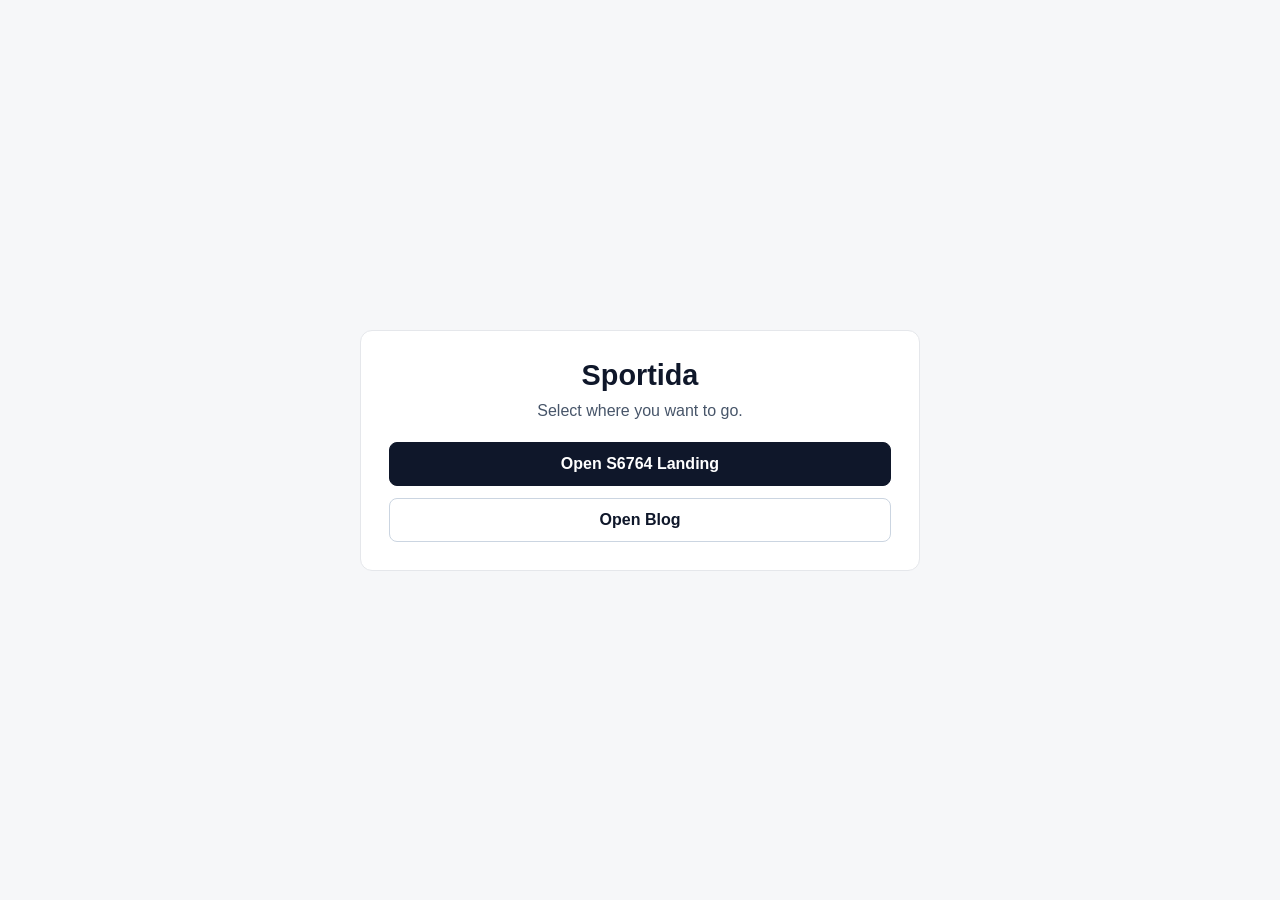
<file: index.html>
<!doctype html>
<html lang="en-US">
  <head>
    <meta charset="utf-8">
    <meta name="viewport" content="width=device-width, initial-scale=1">
    <title>Sportida</title>
    <meta name="description" content="Sportida home. Choose where to continue.">
    <meta name="robots" content="index,follow">
    <link rel="canonical" href="https://sportida.store/">
    <style>
      :root {
        color-scheme: light;
      }
      * { box-sizing: border-box; }
      body {
        margin: 0;
        min-height: 100vh;
        font-family: Arial, sans-serif;
        display: grid;
        place-items: center;
        background: #f6f7f9;
        color: #0f172a;
      }
      main {
        width: min(560px, 92vw);
        background: #fff;
        border: 1px solid #e5e7eb;
        border-radius: 12px;
        padding: 28px;
        text-align: center;
      }
      h1 {
        margin: 0 0 10px;
        font-size: 1.8rem;
      }
      p {
        margin: 0 0 22px;
        color: #475569;
      }
      .actions {
        display: grid;
        gap: 12px;
      }
      a {
        display: inline-block;
        text-decoration: none;
        padding: 12px 16px;
        border-radius: 8px;
        border: 1px solid #cbd5e1;
        color: #0f172a;
        font-weight: 700;
      }
      a:hover { background: #f8fafc; }
      .primary {
        background: #0f172a;
        color: #fff;
        border-color: #0f172a;
      }
      .primary:hover { background: #1e293b; }
    </style>
  </head>
  <body>
    <main>
      <h1>Sportida</h1>
      <p>Select where you want to go.</p>
      <div class="actions">
        <a class="primary" href="/s6764/">Open S6764 Landing</a>
        <a href="/blog/">Open Blog</a>
      </div>
    </main>
  </body>
</html>
</file>
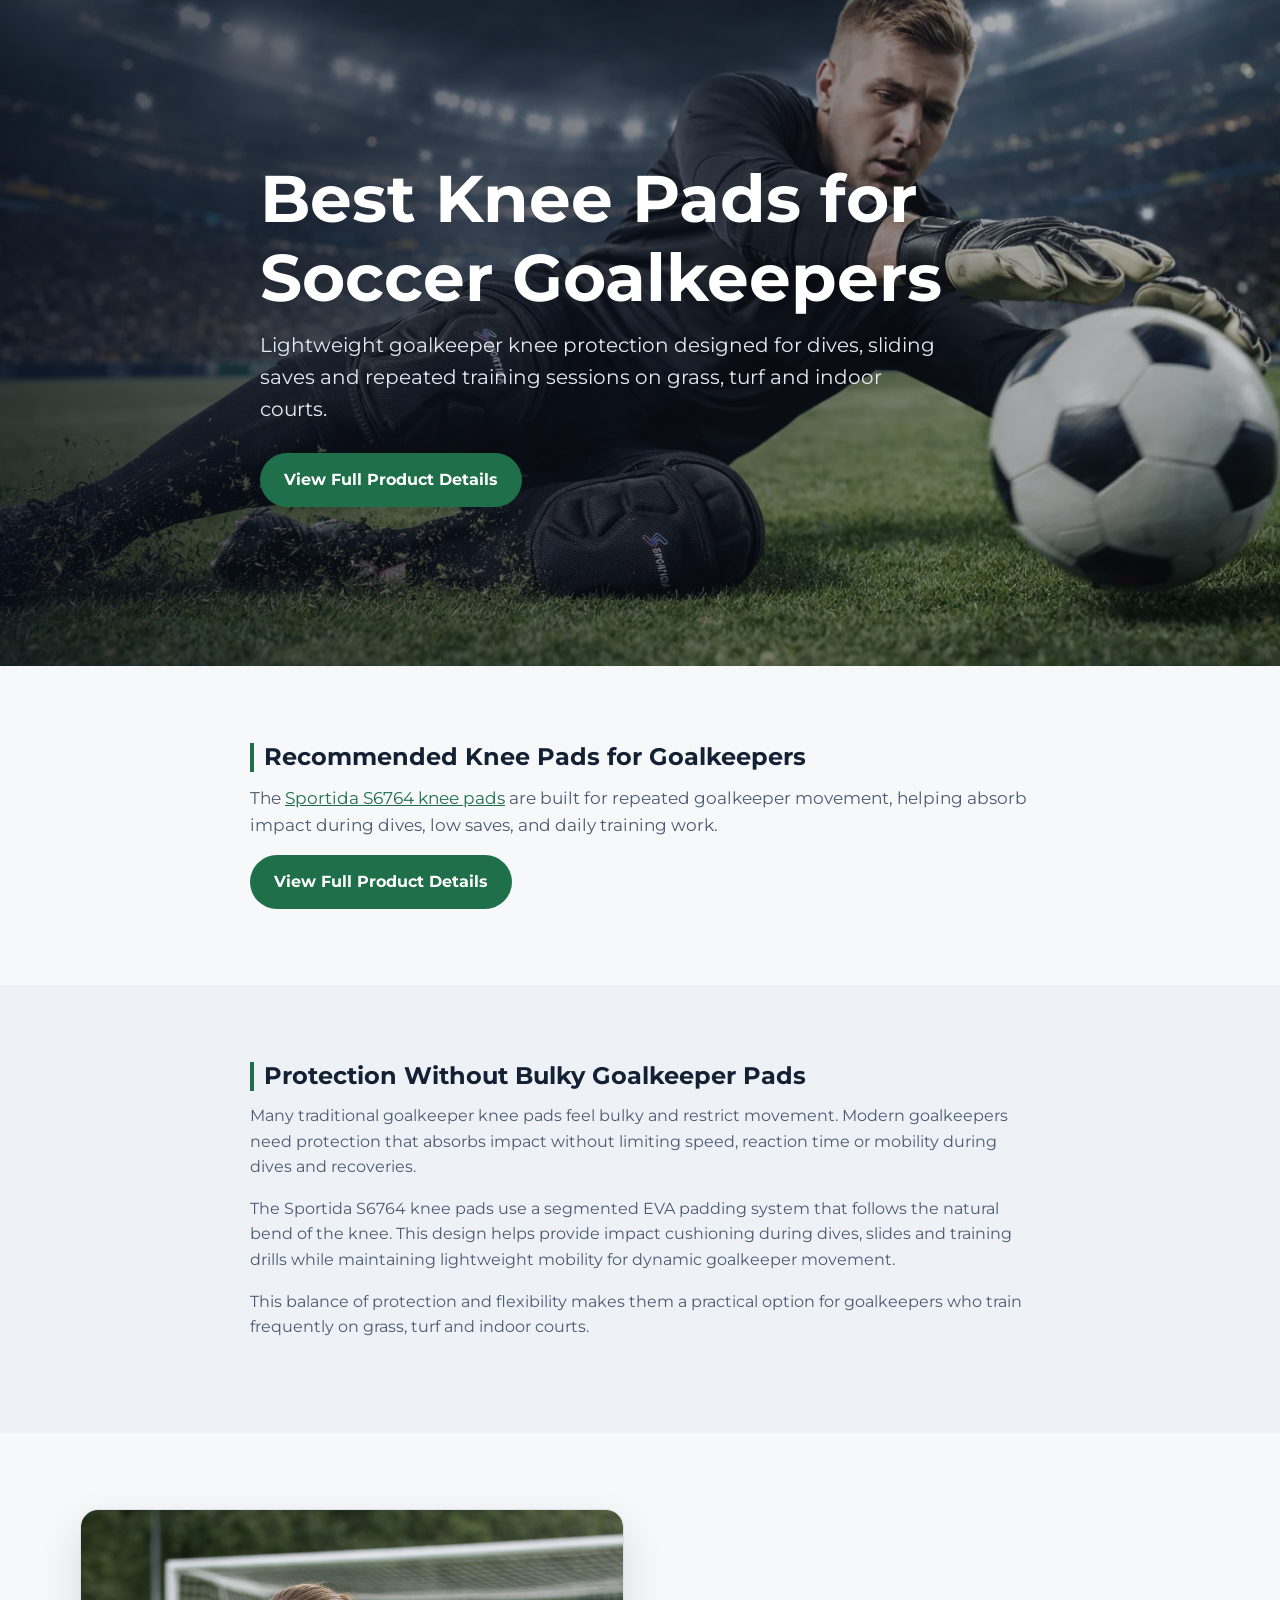
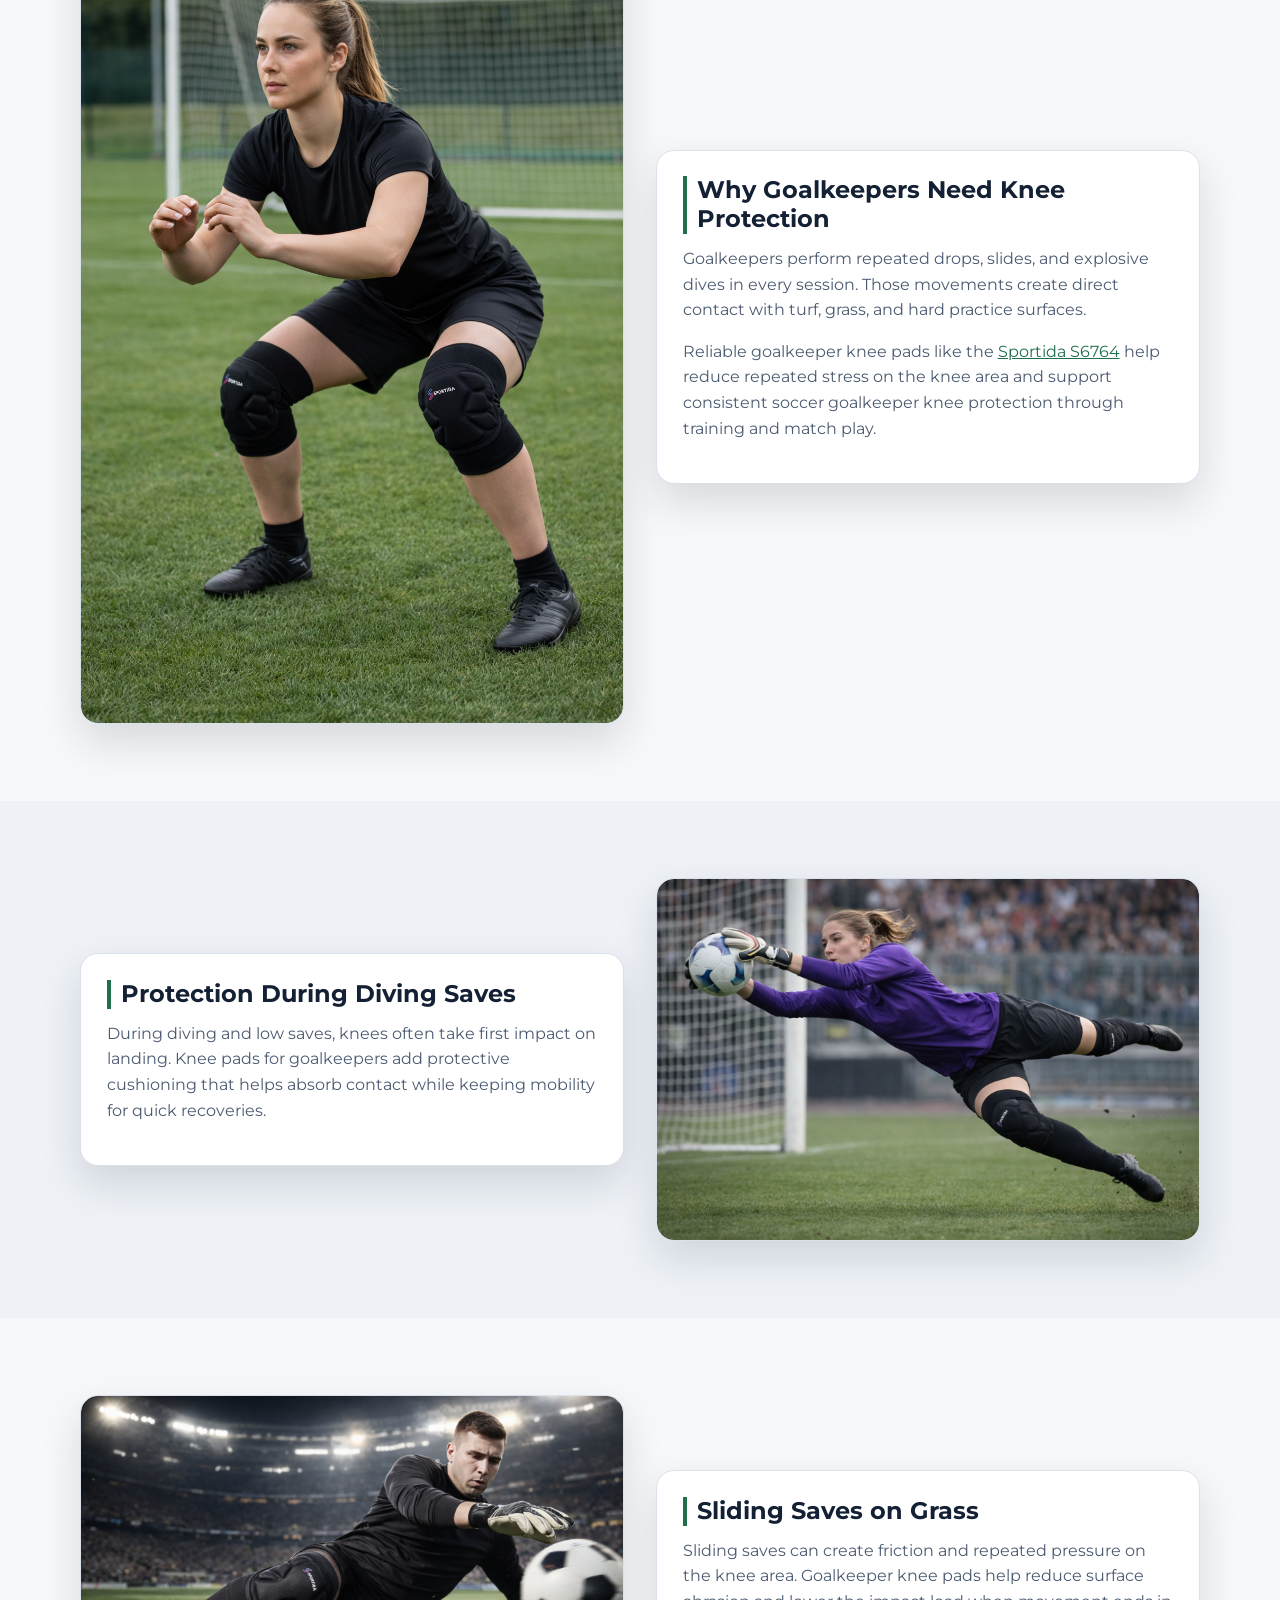
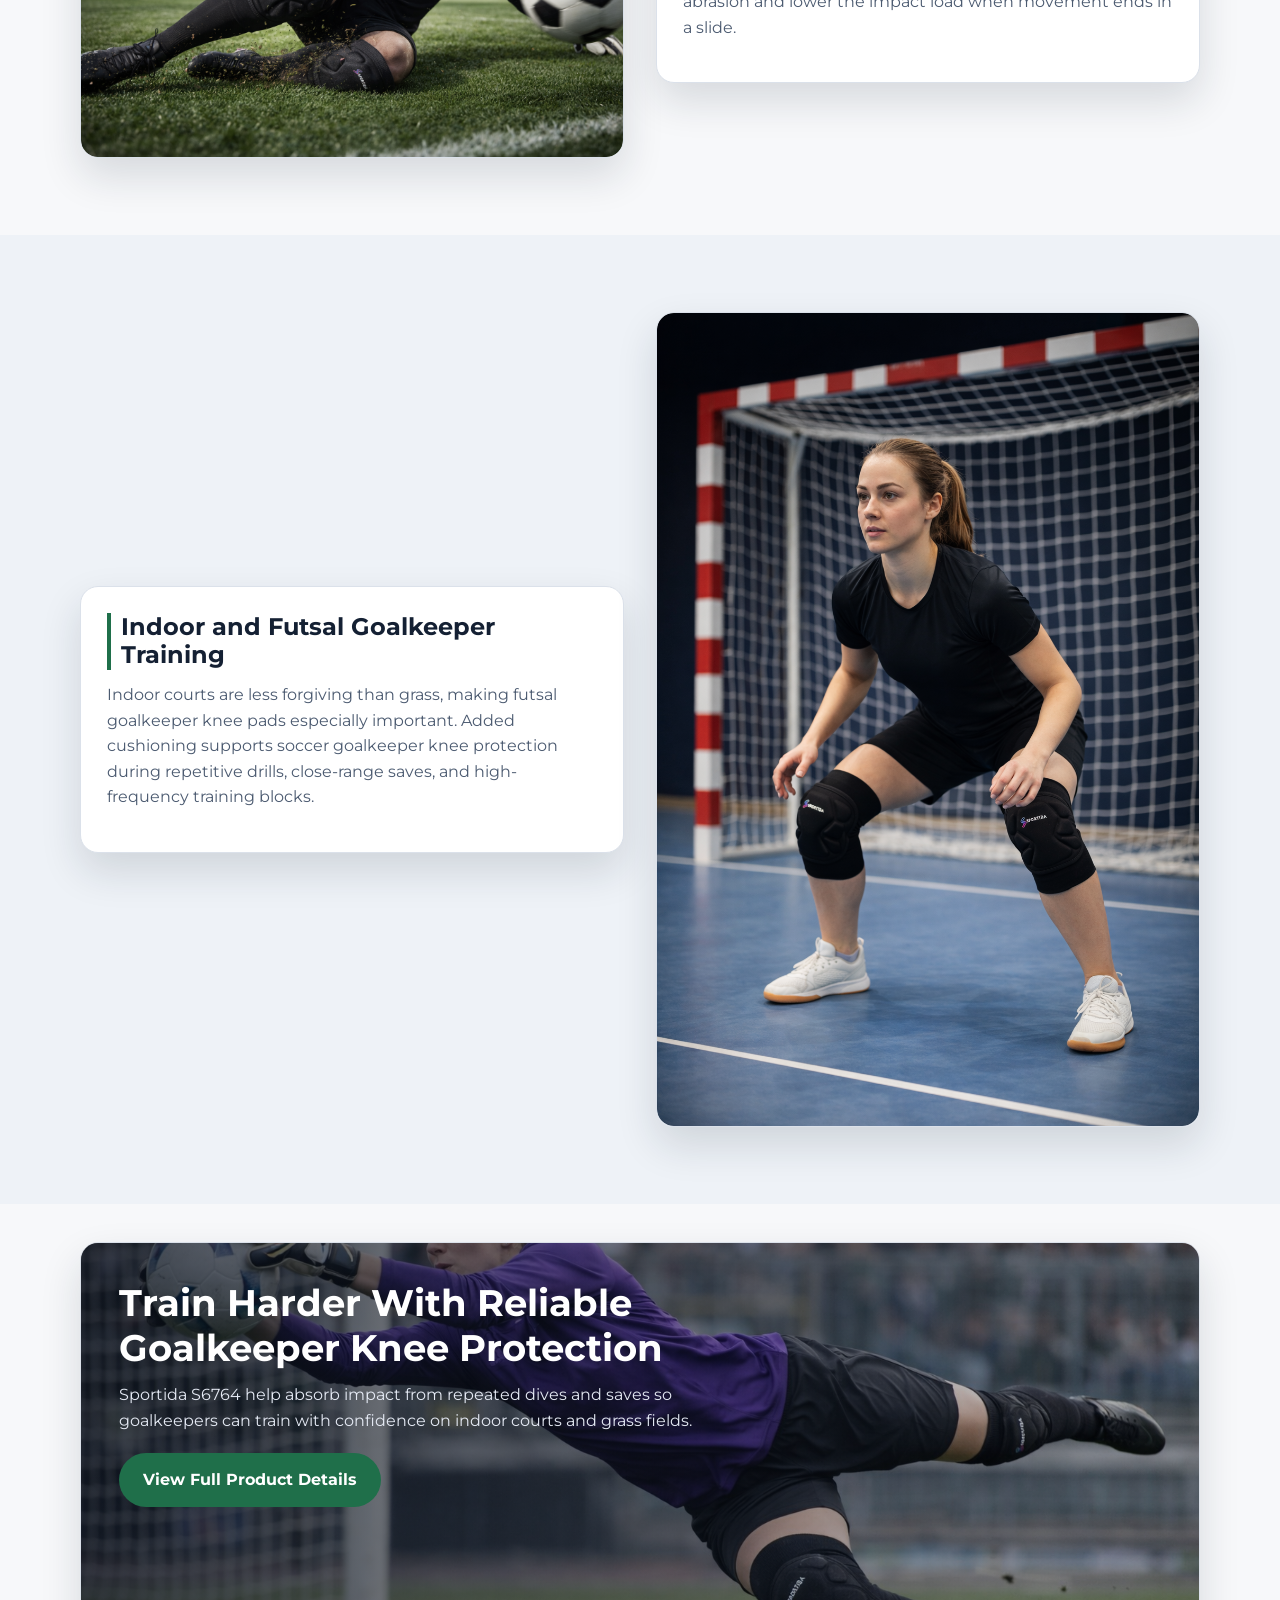
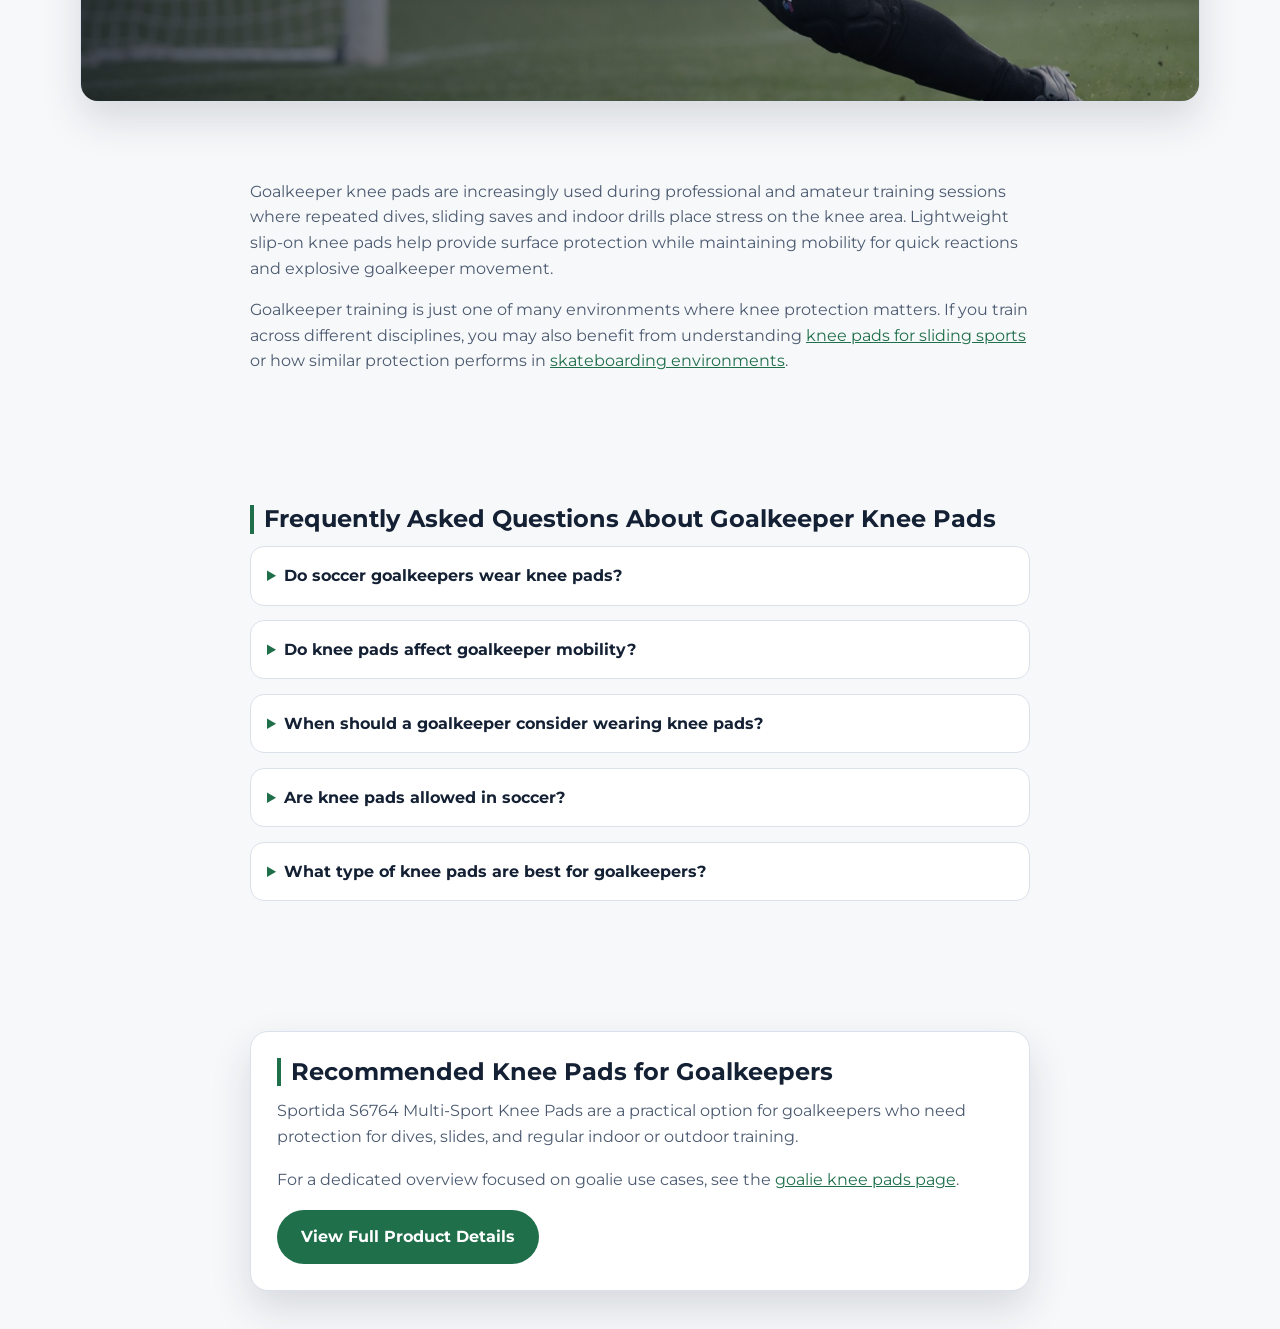
<file: best-knee-pads-for-goalkeepers/index.html>
<!doctype html>
<html lang="en-US">
  <head>
    <meta charset="UTF-8" />
    <meta name="viewport" content="width=device-width, initial-scale=1.0" />
    <meta name="geo.region" content="US" />
    <meta name="geo.placename" content="United States" />
    <meta name="language" content="English" />
    <meta http-equiv="content-language" content="en-US" />
    <title>Best Knee Pads for Soccer Goalkeepers | Sportida</title>
    <meta name="description" content="Discover lightweight knee protection for soccer goalkeepers. Sportida S6764 knee pads offer impact absorption for dives, sliding saves, and goalkeeper drills on turf and indoor courts." />
    <meta name="keywords" content="best knee pads for soccer goalkeepers, goalkeeper knee pads, soccer goalkeeper knee protection, knee pads for goalkeepers, futsal goalkeeper knee pads" />
    <link rel="icon" type="image/png" href="https://sportida.store/s6764/images/Logo-Sportida.co.png" />
    <link rel="preconnect" href="https://fonts.googleapis.com" />
    <link rel="preconnect" href="https://fonts.gstatic.com" crossorigin />
    <link href="https://fonts.googleapis.com/css2?family=Montserrat:wght@400;500;600;700;800&display=swap" rel="stylesheet" />
    <script async src="https://www.googletagmanager.com/gtag/js?id=G-L2GZGNZFKC"></script>
    <script>
      window.dataLayer = window.dataLayer || [];
      function gtag(){dataLayer.push(arguments);}
      gtag('js', new Date());
      gtag('config', 'G-L2GZGNZFKC');
    </script>
    <script type="application/ld+json">
      {
        "@context": "https://schema.org",
        "@type": "FAQPage",
        "mainEntity": [
          {
            "@type": "Question",
            "name": "Do soccer goalkeepers wear knee pads?",
            "acceptedAnswer": {
              "@type": "Answer",
              "text": "Some goalkeepers use knee pads during training or on harder playing surfaces like artificial turf or indoor courts. Lightweight knee pads help reduce impact during dives and sliding saves while keeping mobility."
            }
          },
          {
            "@type": "Question",
            "name": "Do knee pads affect goalkeeper mobility?",
            "acceptedAnswer": {
              "@type": "Answer",
              "text": "Modern sports knee pads are designed to be lightweight and flexible. Many goalkeepers prefer low-profile pads that protect the knee without restricting quick movements."
            }
          },
          {
            "@type": "Question",
            "name": "When should a goalkeeper consider wearing knee pads?",
            "acceptedAnswer": {
              "@type": "Answer",
              "text": "Knee pads can be helpful during frequent training sessions, on artificial turf, indoor futsal courts, or when practicing diving techniques repeatedly."
            }
          },
          {
            "@type": "Question",
            "name": "Are knee pads allowed in soccer?",
            "acceptedAnswer": {
              "@type": "Answer",
              "text": "Yes. Soccer rules allow additional protective equipment as long as it is lightweight and does not pose a danger to other players."
            }
          },
          {
            "@type": "Question",
            "name": "What type of knee pads are best for goalkeepers?",
            "acceptedAnswer": {
              "@type": "Answer",
              "text": "Goalkeepers usually prefer slip-on knee pads with flexible padding that protect against impact while maintaining natural knee movement."
            }
          }
        ]
      }
    </script>
    <script type="application/ld+json">
      {
        "@context": "https://schema.org",
        "@type": "Article",
        "headline": "Best Knee Pads for Soccer Goalkeepers",
        "description": "Discover the best knee pads for soccer goalkeepers. Learn how modern knee protection helps prevent turf burns and impact injuries during training and matches.",
        "image": "https://sportida.store/s6764/images/goalkeeper-diving-save-protection.png",
        "author": {
          "@type": "Organization",
          "name": "SPORTIDA"
        },
        "publisher": {
          "@type": "Organization",
          "name": "SPORTIDA",
          "logo": {
            "@type": "ImageObject",
            "url": "https://sportida.store/s6764/images/Logo-Sportida.co.png"
          }
        },
        "mainEntityOfPage": {
          "@type": "WebPage",
          "@id": "https://sportida.store/s6764/best-knee-pads-for-goalkeepers/"
        },
        "datePublished": "2026-03-16",
        "dateModified": "2026-03-16"
      }
    </script>
    <link rel="canonical" href="https://sportida.store/s6764/best-knee-pads-for-goalkeepers/" />
    <link rel="alternate" hreflang="en-us" href="https://sportida.store/s6764/best-knee-pads-for-goalkeepers/" />
    <link rel="alternate" hreflang="x-default" href="https://sportida.store/s6764/best-knee-pads-for-goalkeepers/" />
    <link rel="stylesheet" href="css/styles.css?v=20260313a" />
    <style>
      .content-image {
        width: 100%;
        height: auto;
        border-radius: 16px;
        display: block;
      }
    </style>
  </head>
  <body>
    <header class="hero" role="banner" aria-label="Sportida S6764 Goalkeeper Hero Section">
      <img
        class="hero__bg"
        src="images/sportida-s6764-goalkeeper-diving-save-hero.webp"
        alt="goalkeeper knee pads for impact absorption during dives on turf"
        loading="eager"
        fetchpriority="high"
      />
      <div class="hero__overlay"></div>
      <div class="container hero__content">
        <h1>Best Knee Pads for Soccer Goalkeepers</h1>
        <p class="hero__subtitle">Lightweight goalkeeper knee protection designed for dives, sliding saves and repeated training sessions on grass, turf and indoor courts.</p>
        <a class="btn" href="https://sportida.store/s6764/" aria-label="Go to the main Sportida S6764 landing page">View Full Product Details</a>
      </div>
    </header>
    <main>
      <section class="section section--intro" aria-labelledby="intro-title">
        <div class="container narrow">
          <h2 id="intro-title">Recommended Knee Pads for Goalkeepers</h2>
          <p>
            The <a href="https://sportida.store/s6764/">Sportida S6764 knee pads</a> are built for repeated goalkeeper movement, helping absorb impact during dives, low saves, and daily training work.
          </p>
          <a class="btn" href="https://sportida.store/s6764/" aria-label="Go to the main Sportida S6764 landing page">View Full Product Details</a>
        </div>
      </section>
      <section class="section section--soft" aria-labelledby="difference-title">
        <div class="container narrow">
          <h2 id="difference-title">Protection Without Bulky Goalkeeper Pads</h2>
          <p>
            Many traditional goalkeeper knee pads feel bulky and restrict movement. Modern goalkeepers need protection that absorbs impact without limiting speed, reaction time or mobility during dives and recoveries.
          </p>
          <p>
            The Sportida S6764 knee pads use a segmented EVA padding system that follows the natural bend of the knee. This design helps provide impact cushioning during dives, slides and training drills while maintaining lightweight mobility for dynamic goalkeeper movement.
          </p>
          <p>
            This balance of protection and flexibility makes them a practical option for goalkeepers who train frequently on grass, turf and indoor courts.
          </p>
        </div>
      </section>
      <section class="section" aria-labelledby="need-title">
        <div class="container split-grid">
          <figure class="media-card">
            <img
              src="images/2-sportida-s6764-womens-knee-pads-indoor-court-training.png"
              alt="goalkeeper drills with knee pads for protection on indoor court"
              loading="lazy"
              class="content-image"
            />
          </figure>
          <article class="content-card">
            <h2 id="need-title">Why Goalkeepers Need Knee Protection</h2>
            <p>
              Goalkeepers perform repeated drops, slides, and explosive dives in every session. Those movements create direct contact with turf, grass, and hard practice surfaces.
            </p>
            <p>
              Reliable goalkeeper knee pads like the <a href="https://sportida.store/s6764/">Sportida S6764</a> help reduce repeated stress on the knee area and support consistent soccer goalkeeper knee protection through training and match play.
            </p>
          </article>
        </div>
      </section>
      <section class="section section--soft" aria-labelledby="dive-title">
        <div class="container split-grid split-grid--reverse">
          <article class="content-card">
            <h2 id="dive-title">Protection During Diving Saves</h2>
            <p>
              During diving and low saves, knees often take first impact on landing. Knee pads for goalkeepers add protective cushioning that helps absorb contact while keeping mobility for quick recoveries.
            </p>
          </article>
          <figure class="media-card">
            <img
              src="images/sportida-s6764-goalkeeper-diving-save.png"
              alt="goalkeeper knee pads for impact absorption during diving saves"
              loading="lazy"
              class="content-image"
            />
          </figure>
        </div>
      </section>
      <section class="section" aria-labelledby="slide-title">
        <div class="container split-grid">
          <figure class="media-card">
            <img
              src="images/sportida-s6764-goalkeeper-knee-slide.png"
              alt="goalkeeper sliding save with knee pads for turf protection"
              loading="lazy"
              class="content-image"
            />
          </figure>
          <article class="content-card">
            <h2 id="slide-title">Sliding Saves on Grass</h2>
            <p>
              Sliding saves can create friction and repeated pressure on the knee area. Goalkeeper knee pads help reduce surface abrasion and lower the impact load when movement ends in a slide.
            </p>
          </article>
        </div>
      </section>
      <section class="section section--soft" aria-labelledby="futsal-title">
        <div class="container split-grid split-grid--reverse">
          <article class="content-card">
            <h2 id="futsal-title">Indoor and Futsal Goalkeeper Training</h2>
            <p>
              Indoor courts are less forgiving than grass, making futsal goalkeeper knee pads especially important. Added cushioning supports soccer goalkeeper knee protection during repetitive drills, close-range saves, and high-frequency training blocks.
            </p>
          </article>
          <figure class="media-card">
            <img
              src="images/1-sportida-s6764-womens-knee-pads-indoor-court-training.png"
              alt="futsal goalkeeper knee pads for protection during drills"
              loading="lazy"
              class="content-image"
            />
          </figure>
        </div>
      </section>
      <section class="section section--compact" aria-labelledby="secondary-hero-title">
        <div class="container">
          <article class="secondary-hero">
            <img
              class="secondary-hero__bg"
              src="images/sportida-s6764-goalkeeper-diving-save.png"
              alt="goalkeeper knee pads for confidence in training and matches"
              loading="lazy"
            />
            <div class="secondary-hero__overlay"></div>
            <div class="secondary-hero__content">
              <h2 id="secondary-hero-title">Train Harder With Reliable Goalkeeper Knee Protection</h2>
              <p>Sportida S6764 help absorb impact from repeated dives and saves so goalkeepers can train with confidence on indoor courts and grass fields.</p>
              <a class="btn" href="https://sportida.store/s6764/" aria-label="Go to the main Sportida S6764 landing page">View Full Product Details</a>
            </div>
          </article>
        </div>
      </section>
      <section class="section section--compact">
        <div class="container narrow">
          <p>
            Goalkeeper knee pads are increasingly used during professional and amateur training sessions where repeated dives, sliding saves and indoor drills place stress on the knee area. Lightweight slip-on knee pads help provide surface protection while maintaining mobility for quick reactions and explosive goalkeeper movement.
          </p>
          <p>
            Goalkeeper training is just one of many environments where knee protection matters.
            If you train across different disciplines, you may also benefit from understanding
            <a href="https://sportida.store/s6764/knee-pads-for-sliding-sports/">knee pads for sliding sports</a>
            or how similar protection performs in
            <a href="https://sportida.store/s6764/best-knee-pads-for-skateboarding/">skateboarding environments</a>.
          </p>
        </div>
      </section>
      <section class="section" aria-labelledby="faq-title">
        <div class="container narrow">
          <h2 id="faq-title">Frequently Asked Questions About Goalkeeper Knee Pads</h2>
          <details class="faq-item">
            <summary>Do soccer goalkeepers wear knee pads?</summary>
            <p>
              Some goalkeepers use knee pads during training or on harder playing surfaces like artificial turf or indoor courts. Lightweight knee pads help reduce impact during dives and sliding saves while keeping mobility.
            </p>
          </details>
          <details class="faq-item">
            <summary>Do knee pads affect goalkeeper mobility?</summary>
            <p>
              Modern sports knee pads are designed to be lightweight and flexible. Many goalkeepers prefer low-profile pads that protect the knee without restricting quick movements.
            </p>
          </details>
          <details class="faq-item">
            <summary>When should a goalkeeper consider wearing knee pads?</summary>
            <p>
              Knee pads can be helpful during frequent training sessions, on artificial turf, indoor futsal courts, or when practicing diving techniques repeatedly. If you want a full breakdown of scenarios and surfaces, read <a href="https://sportida.store/s6764/do-goalkeepers-need-knee-pads/">Do Goalkeepers Need Knee Pads?</a>
            </p>
          </details>
          <details class="faq-item">
            <summary>Are knee pads allowed in soccer?</summary>
            <p>
              Yes. Soccer rules allow additional protective equipment as long as it is lightweight and does not pose a danger to other players.
            </p>
          </details>
          <details class="faq-item">
            <summary>What type of knee pads are best for goalkeepers?</summary>
            <p>
              Goalkeepers usually prefer slip-on knee pads with flexible padding that protect against impact while maintaining natural knee movement.
            </p>
          </details>
        </div>
      </section>
      <section class="section section--compact" aria-labelledby="final-title">
        <div class="container narrow">
          <aside class="callout-box">
            <h2 id="final-title">Recommended Knee Pads for Goalkeepers</h2>
            <p>
              Sportida S6764 Multi-Sport Knee Pads are a practical option for goalkeepers who need protection for dives, slides, and regular indoor or outdoor training.
            </p>
            <p>
              For a dedicated overview focused on goalie use cases, see the <a href="https://sportida.store/s6764/goalie-knee-pads/">goalie knee pads page</a>.
            </p>
            <a class="btn" href="https://sportida.store/s6764/" aria-label="Go to the main Sportida S6764 landing page">View Full Product Details</a>
          </aside>
        </div>
      </section>
    </main>
  </body>
</html>
</file>
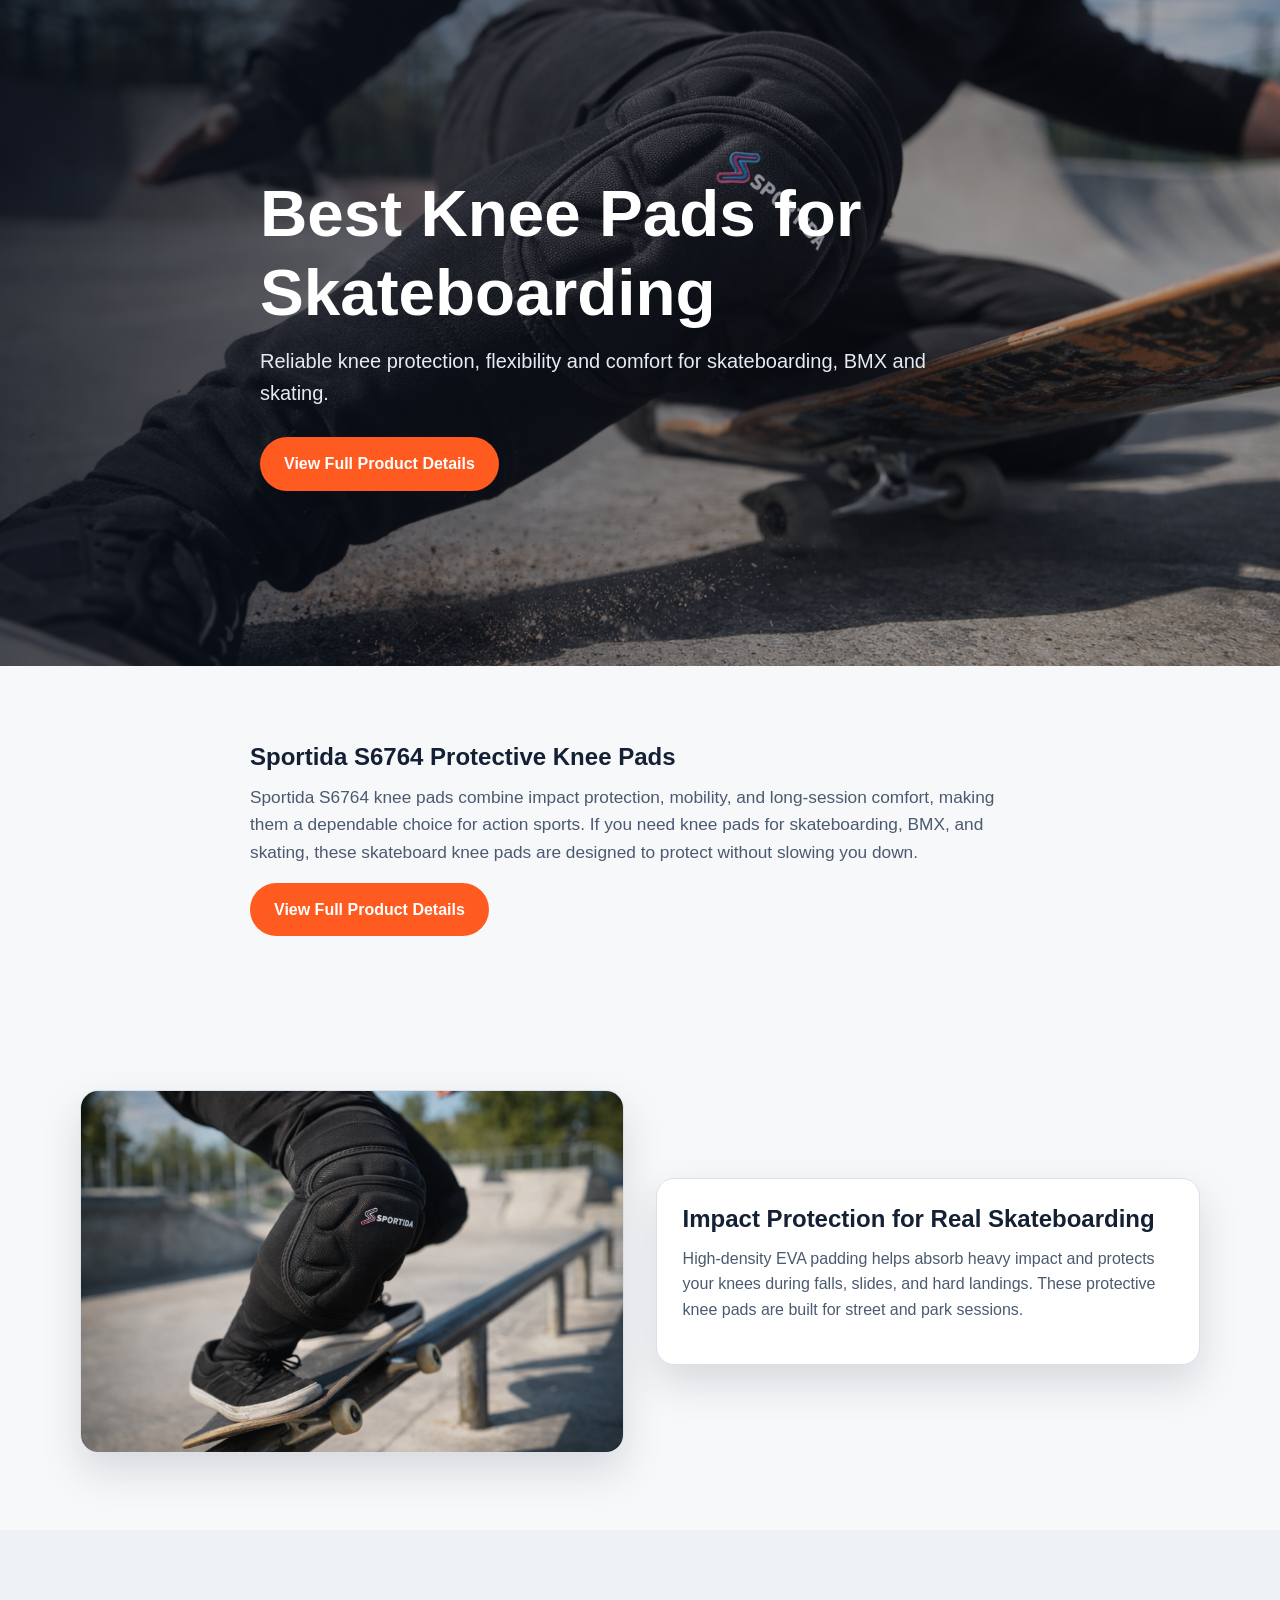
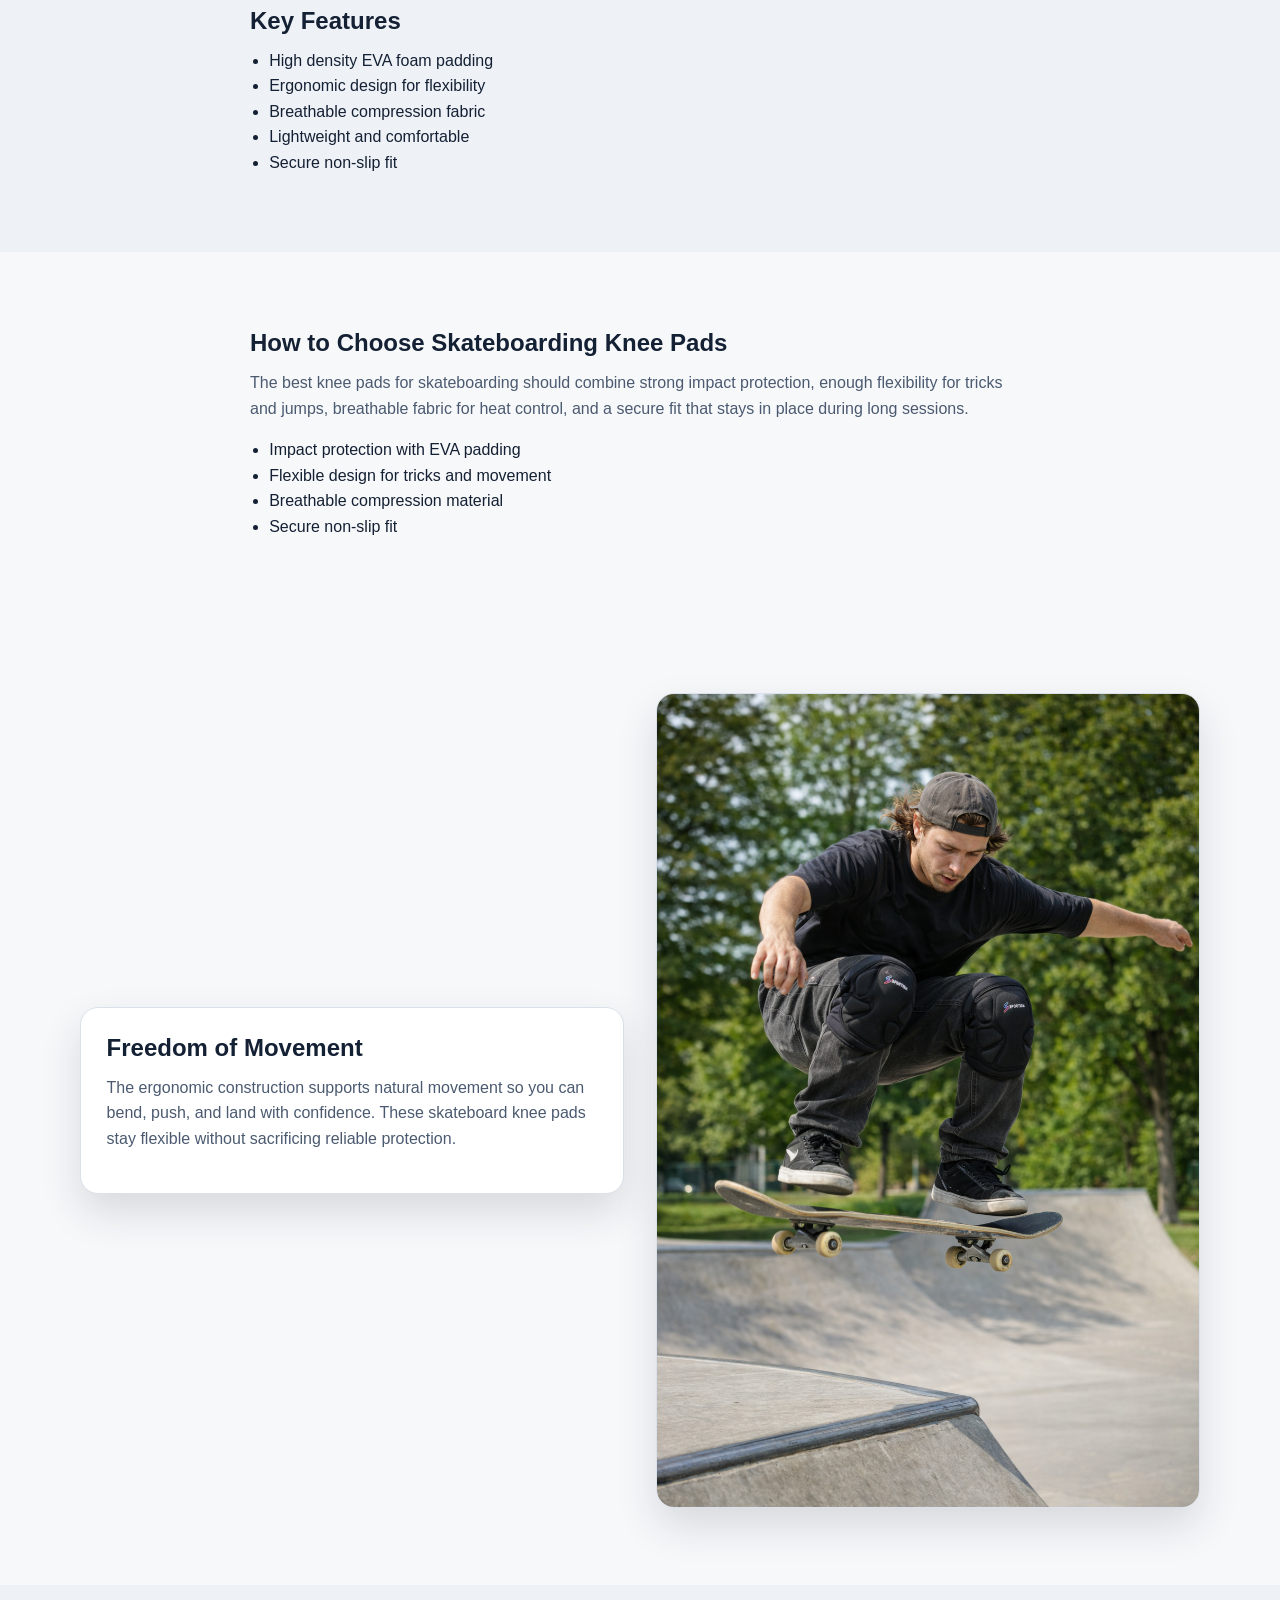
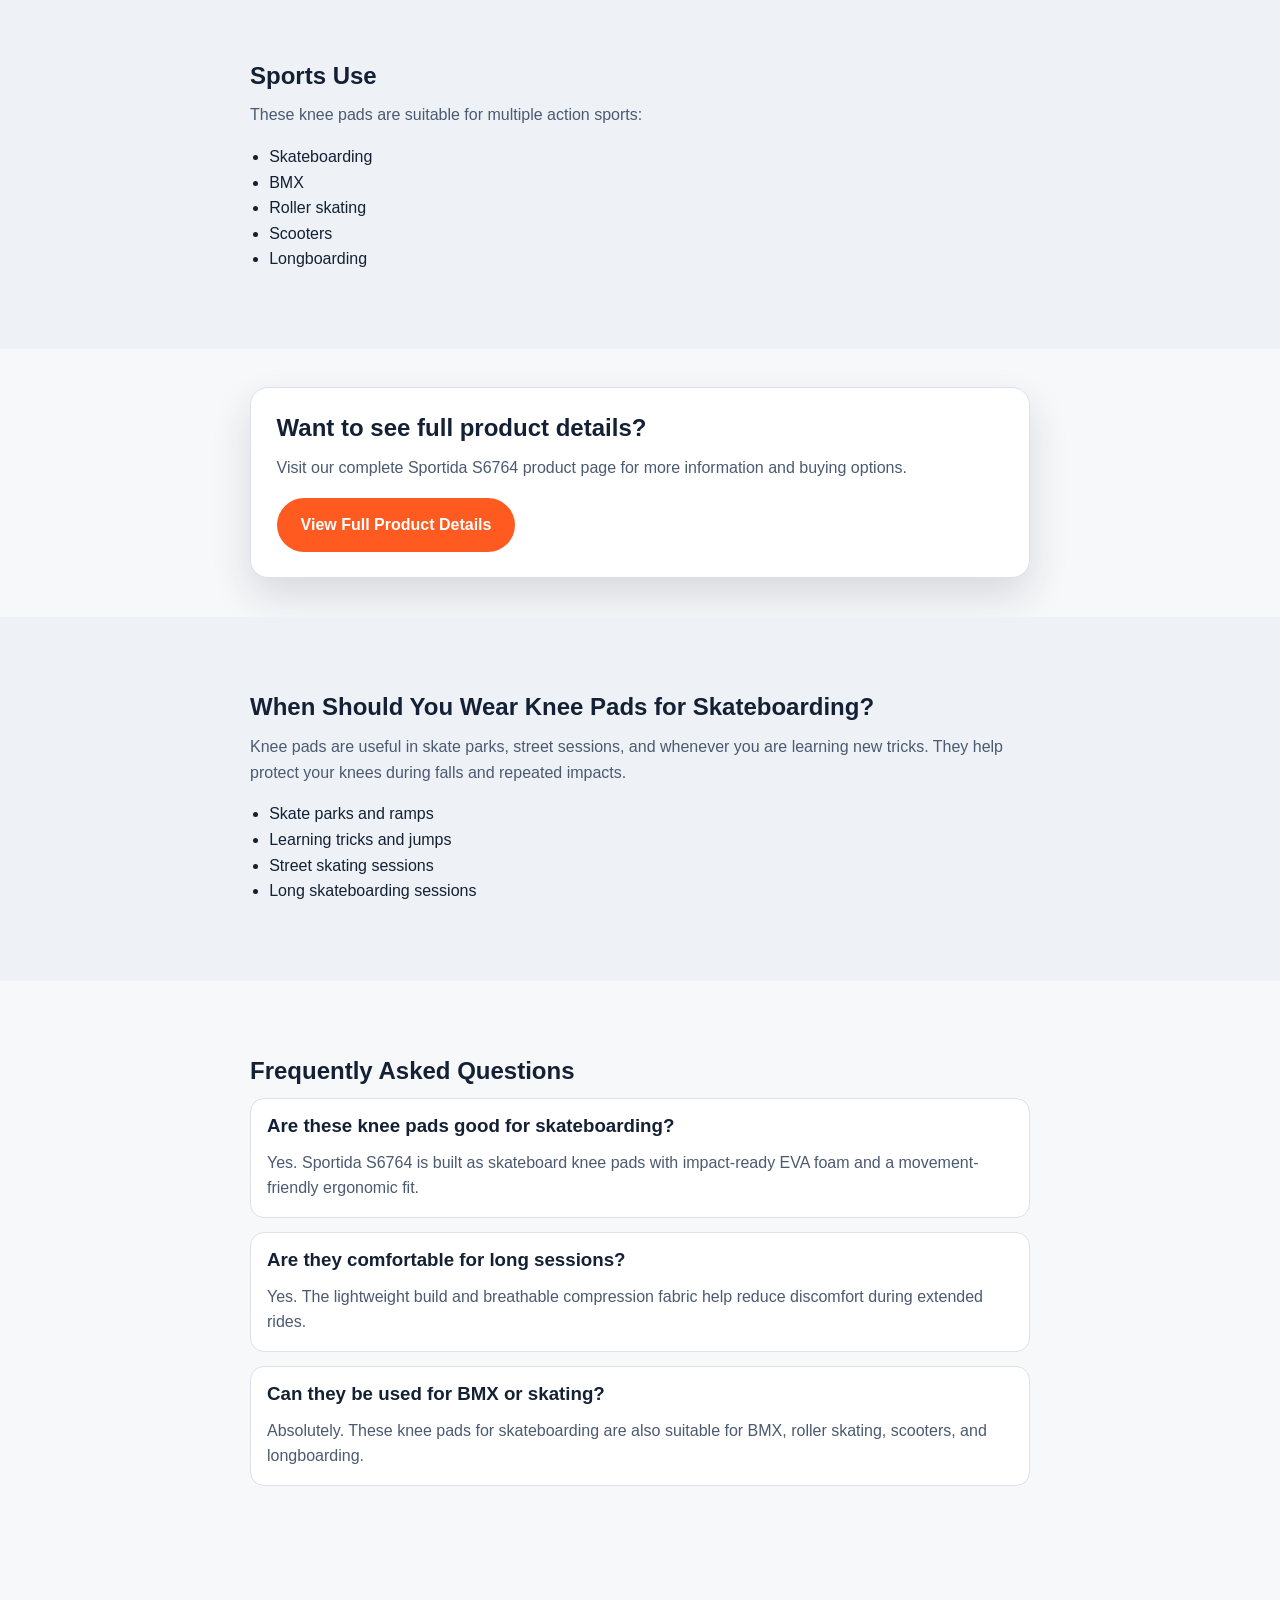
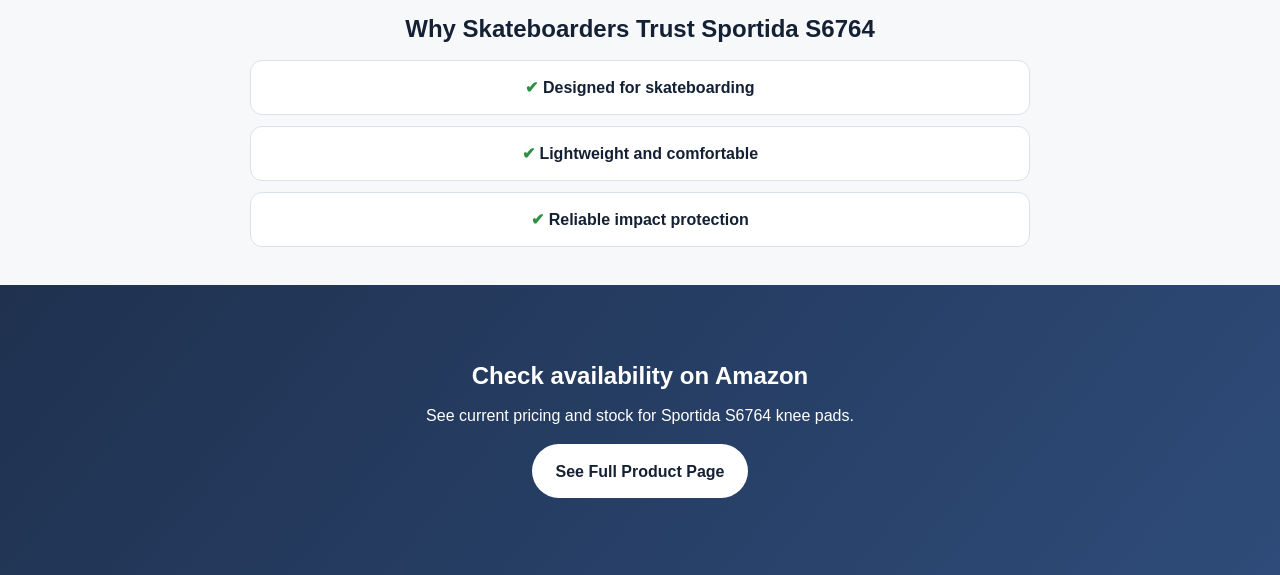
<file: best-knee-pads-for-skateboarding/index.html>
<!doctype html>
<html lang="en">
  <head>
    <meta charset="UTF-8" />
    <meta name="viewport" content="width=device-width, initial-scale=1.0" />
    <title>Best Knee Pads for Skateboarding | Sportida S6764</title>
    <meta
      name="description"
      content="Discover why Sportida S6764 knee pads are a reliable choice for skateboarding, BMX and skating. Impact protection, flexibility and comfort for long skate sessions."
    />
    <meta
      name="keywords"
      content="skateboard knee pads, knee pads for skateboarding, protective knee pads, Sportida S6764"
    />
    <link rel="canonical" href="https://sportida.store/best-knee-pads-for-skateboarding/" />
    <base href="/best-knee-pads-for-skateboarding/" />
    <link rel="stylesheet" href="css/styles.css" />
  </head>
  <body>
    <header class="hero" role="banner" aria-label="Sportida S6764 Hero Section">
      <img
        class="hero__bg"
        src="images/sportida-knee-pads-skateboarding-impact-slide.webp"
        alt="Sportida S6764 skateboard knee pads impact protection"
      />
      <div class="hero__overlay"></div>
      <div class="container hero__content">
        <h1>Best Knee Pads for Skateboarding</h1>
        <p class="hero__subtitle">
          Reliable knee protection, flexibility and comfort for skateboarding, BMX and skating.
        </p>
        <a class="btn" href="https://sportida.store/s6764/" aria-label="Go to the main Sportida S6764 landing page">View Full Product Details</a>
      </div>
    </header>

    <main>
      <section class="section section--intro" aria-labelledby="intro-title">
        <div class="container narrow">
          <h2 id="intro-title">Sportida S6764 Protective Knee Pads</h2>
          <p>
            Sportida S6764 knee pads combine impact protection, mobility, and long-session comfort,
            making them a dependable choice for action sports. If you need knee pads for skateboarding,
            BMX, and skating, these skateboard knee pads are designed to protect without slowing you down.
          </p>
          <a class="btn" href="https://sportida.store/s6764/" aria-label="Go to the main Sportida S6764 landing page">View Full Product Details</a>
        </div>
      </section>

      <section class="section" aria-labelledby="impact-title">
        <div class="container split-grid">
          <figure class="media-card">
            <img
              src="images/sportida-knee-pads-skateboard-rail-grind.webp"
              alt="skateboarder grinding rail wearing Sportida knee pads"
              loading="lazy"
            />
          </figure>
          <article class="content-card">
            <h2 id="impact-title">Impact Protection for Real Skateboarding</h2>
            <p>
              High-density EVA padding helps absorb heavy impact and protects your knees during falls,
              slides, and hard landings. These protective knee pads are built for street and park sessions.
            </p>
          </article>
        </div>
      </section>

      <section class="section section--soft" aria-labelledby="features-list-title">
        <div class="container narrow">
          <h2 id="features-list-title">Key Features</h2>
          <ul class="feature-list">
            <li>High density EVA foam padding</li>
            <li>Ergonomic design for flexibility</li>
            <li>Breathable compression fabric</li>
            <li>Lightweight and comfortable</li>
            <li>Secure non-slip fit</li>
          </ul>
        </div>
      </section>

      <section class="section" aria-labelledby="choose-title">
        <div class="container narrow">
          <h2 id="choose-title">How to Choose Skateboarding Knee Pads</h2>
          <p>
            The best knee pads for skateboarding should combine strong impact protection, enough flexibility
            for tricks and jumps, breathable fabric for heat control, and a secure fit that stays in place
            during long sessions.
          </p>
          <ul class="feature-list">
            <li>Impact protection with EVA padding</li>
            <li>Flexible design for tricks and movement</li>
            <li>Breathable compression material</li>
            <li>Secure non-slip fit</li>
          </ul>
        </div>
      </section>

      <section class="section" aria-labelledby="movement-title">
        <div class="container split-grid split-grid--reverse">
          <article class="content-card">
            <h2 id="movement-title">Freedom of Movement</h2>
            <p>
              The ergonomic construction supports natural movement so you can bend, push, and land with
              confidence. These skateboard knee pads stay flexible without sacrificing reliable protection.
            </p>
          </article>
          <figure class="media-card">
            <img
              src="images/sportida-knee-pads-skateboard-ollie-skatepark.webp"
              alt="skateboarder performing ollie wearing protective knee pads"
              loading="lazy"
            />
          </figure>
        </div>
      </section>

      <section class="section section--soft" aria-labelledby="sports-title">
        <div class="container narrow">
          <h2 id="sports-title">Sports Use</h2>
          <p>These knee pads are suitable for multiple action sports:</p>
          <ul class="sport-list">
            <li>Skateboarding</li>
            <li>BMX</li>
            <li>Roller skating</li>
            <li>Scooters</li>
            <li>Longboarding</li>
          </ul>
        </div>
      </section>

      <section class="section section--compact" aria-labelledby="details-title">
        <div class="container narrow">
          <aside class="callout-box">
            <h2 id="details-title">Want to see full product details?</h2>
            <p>
              Visit our complete Sportida S6764 product page for more information and buying options.
            </p>
            <a class="btn" href="https://sportida.store/s6764/" aria-label="Go to the main Sportida S6764 landing page">View Full Product Details</a>
          </aside>
        </div>
      </section>

      <section class="section section--soft" aria-labelledby="wear-title">
        <div class="container narrow">
          <h2 id="wear-title">When Should You Wear Knee Pads for Skateboarding?</h2>
          <p>
            Knee pads are useful in skate parks, street sessions, and whenever you are learning new tricks.
            They help protect your knees during falls and repeated impacts.
          </p>
          <ul class="sport-list">
            <li>Skate parks and ramps</li>
            <li>Learning tricks and jumps</li>
            <li>Street skating sessions</li>
            <li>Long skateboarding sessions</li>
          </ul>
        </div>
      </section>

      <section class="section" aria-labelledby="faq-title">
        <div class="container narrow">
          <h2 id="faq-title">Frequently Asked Questions</h2>

          <article class="faq-item">
            <h3>Are these knee pads good for skateboarding?</h3>
            <p>
              Yes. Sportida S6764 is built as skateboard knee pads with impact-ready EVA foam and a
              movement-friendly ergonomic fit.
            </p>
          </article>

          <article class="faq-item">
            <h3>Are they comfortable for long sessions?</h3>
            <p>
              Yes. The lightweight build and breathable compression fabric help reduce discomfort during
              extended rides.
            </p>
          </article>

          <article class="faq-item">
            <h3>Can they be used for BMX or skating?</h3>
            <p>
              Absolutely. These knee pads for skateboarding are also suitable for BMX, roller skating,
              scooters, and longboarding.
            </p>
          </article>
        </div>
      </section>

      <section class="section section--compact" aria-labelledby="trust-title">
        <div class="container narrow">
          <h2 id="trust-title" class="trust-title">Why Skateboarders Trust Sportida S6764</h2>
          <ul class="trust-list" aria-label="Trust signals">
            <li>Designed for skateboarding</li>
            <li>Lightweight and comfortable</li>
            <li>Reliable impact protection</li>
          </ul>
        </div>
      </section>

      <section id="final-cta" class="section cta" aria-labelledby="cta-title">
        <div class="container narrow">
          <h2 id="cta-title">Check availability on Amazon</h2>
          <p>See current pricing and stock for Sportida S6764 knee pads.</p>
          <a class="btn btn--light" href="https://sportida.store/s6764/" aria-label="Go to the main Sportida S6764 landing page">See Full Product Page</a>
        </div>
      </section>
    </main>
  </body>
</html>
</file>
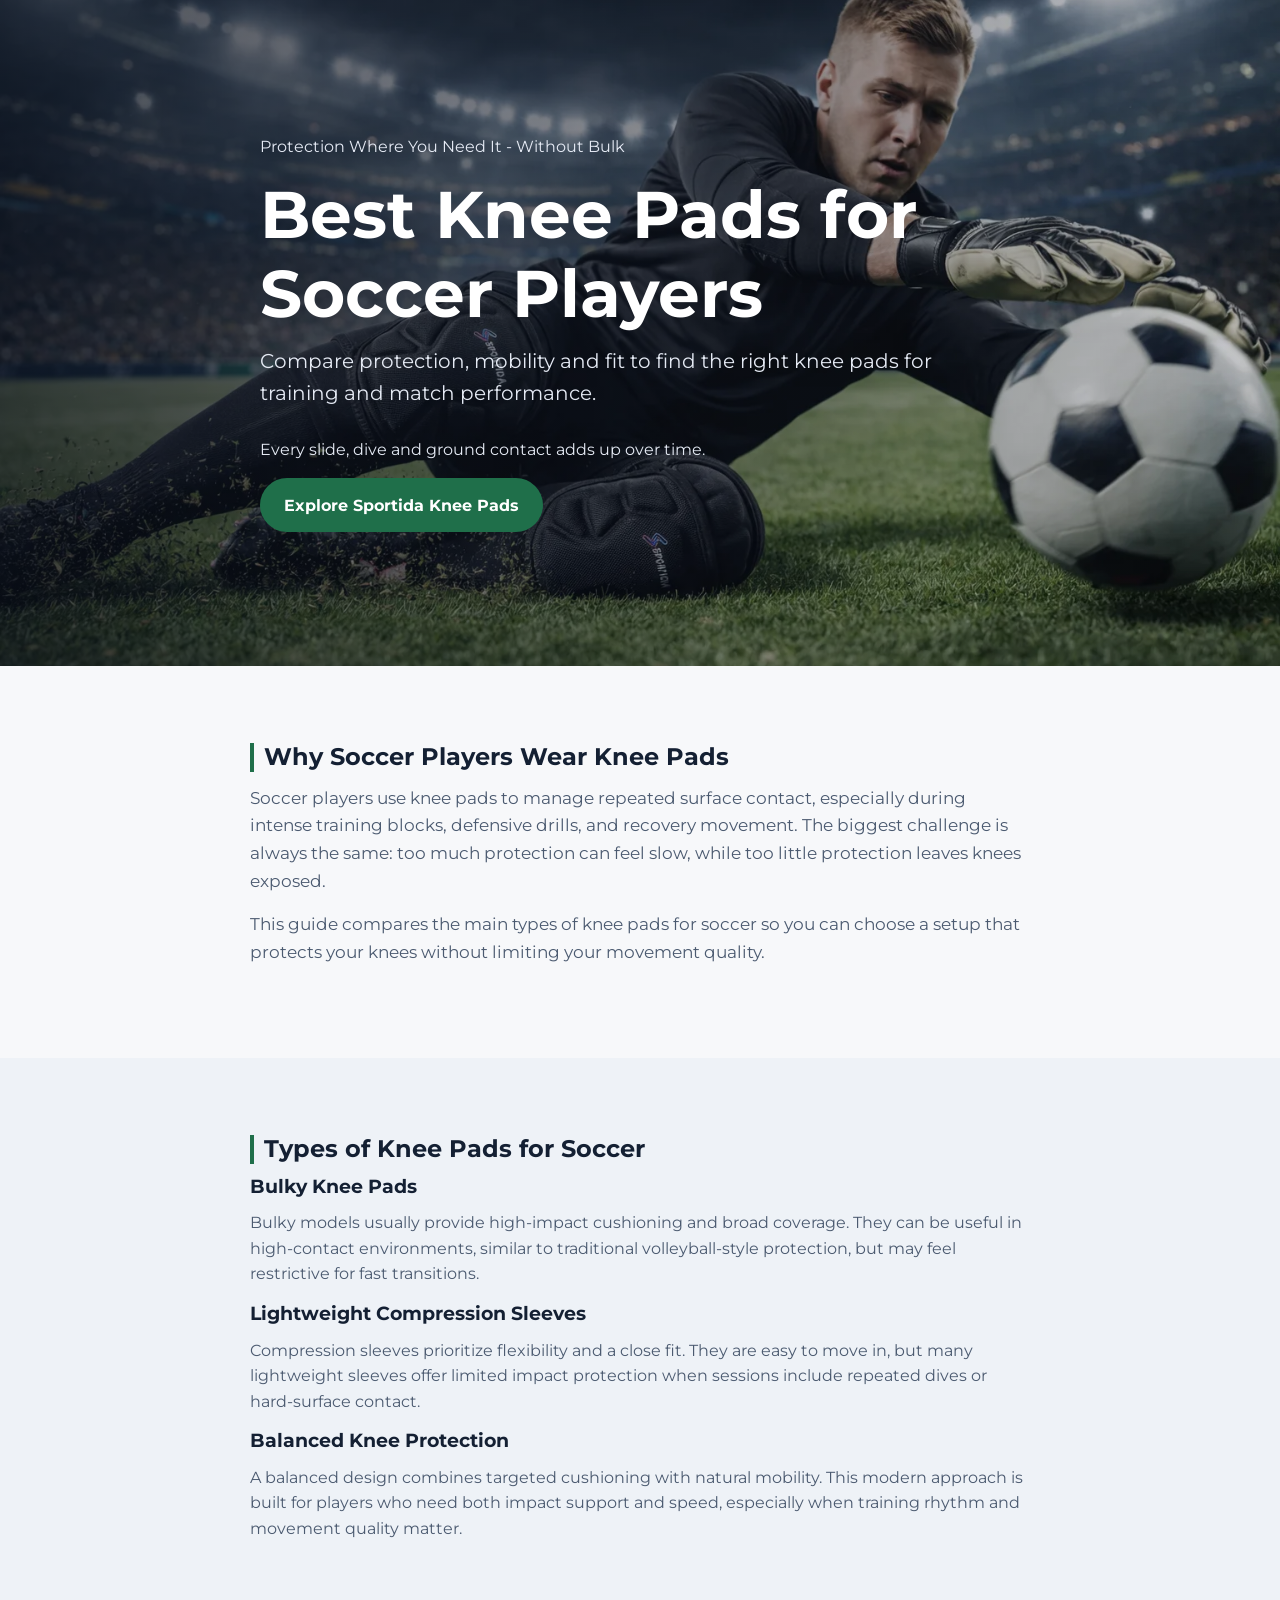
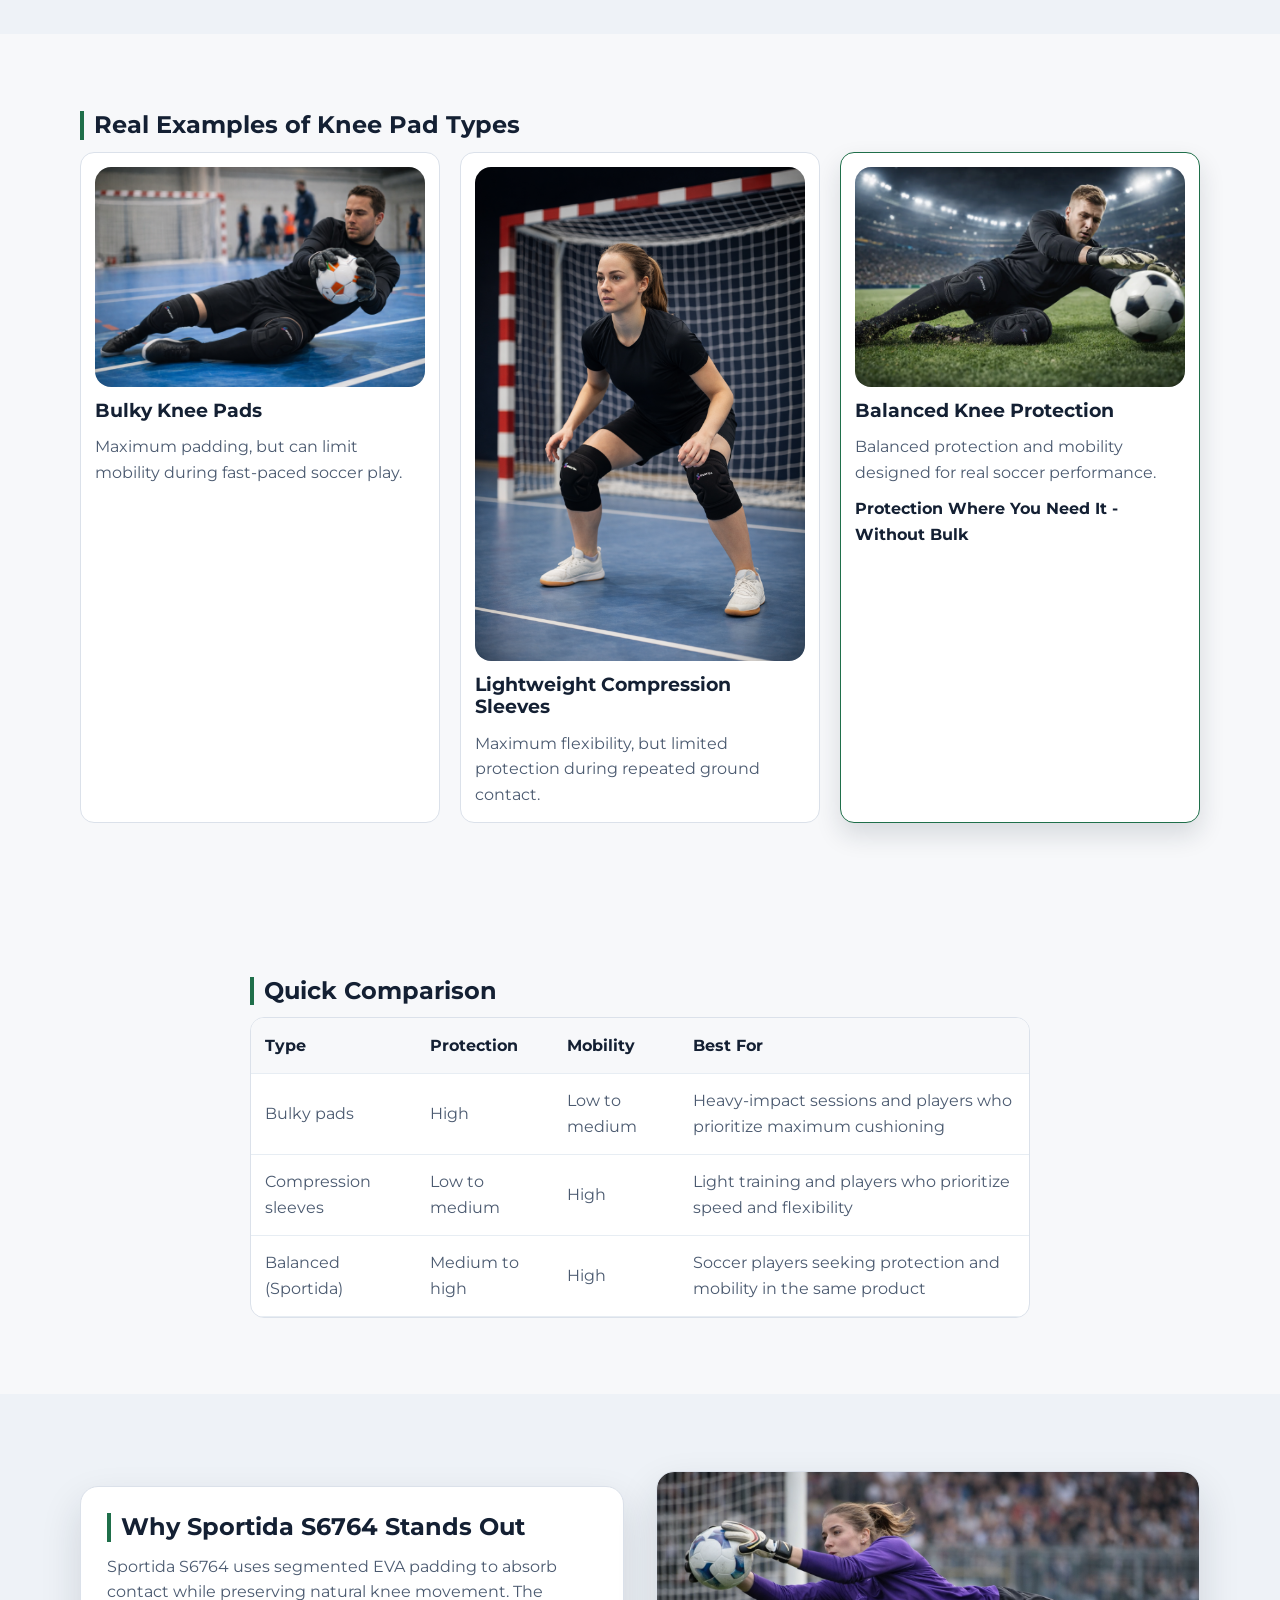
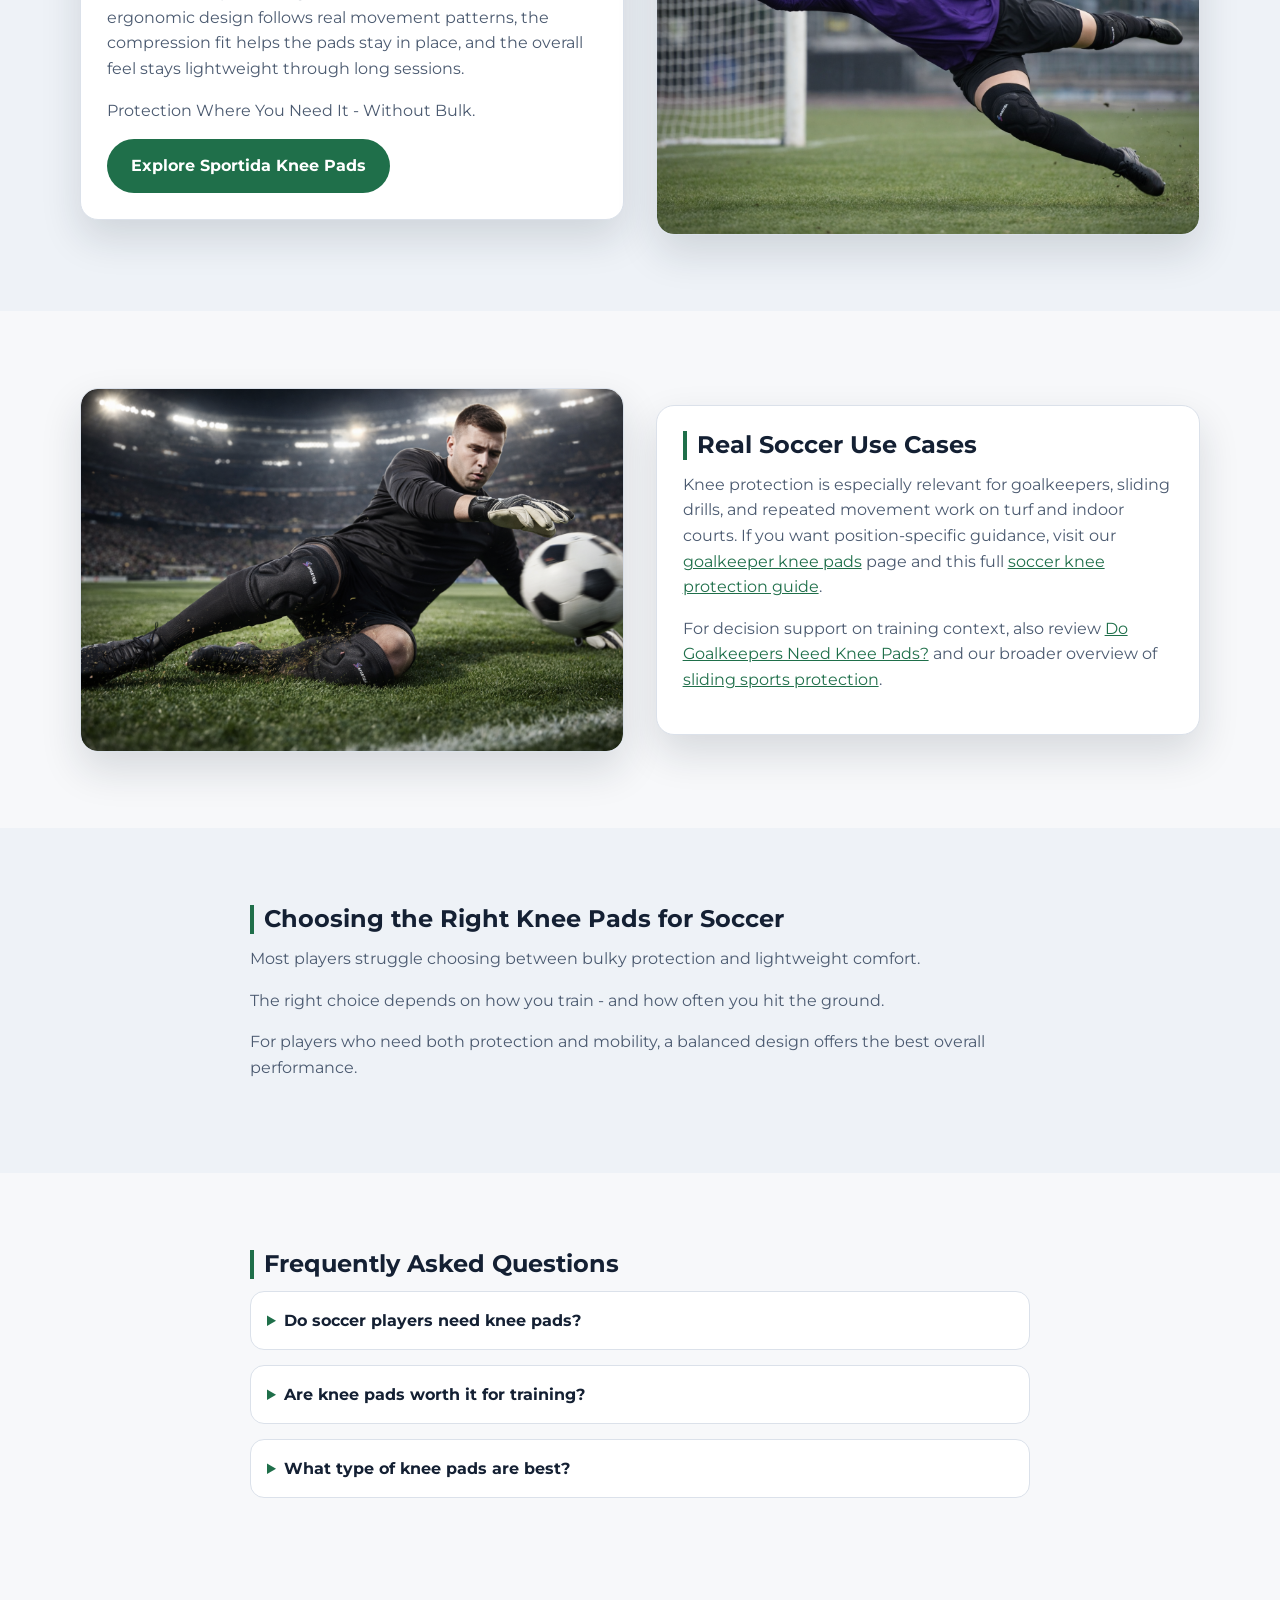
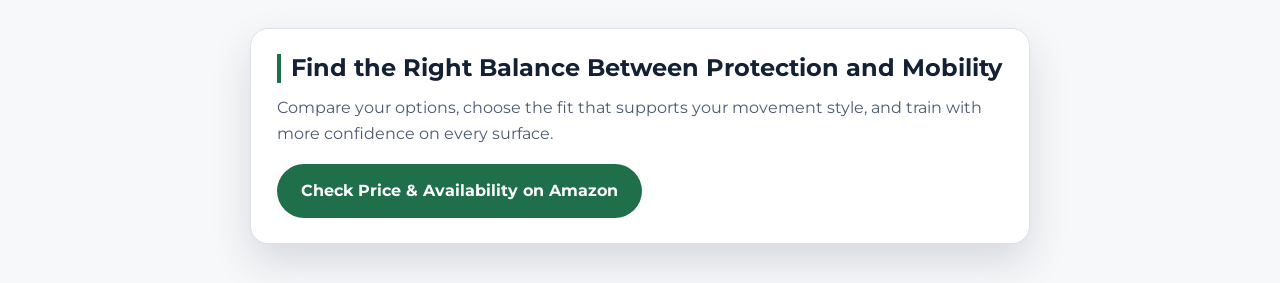
<file: best-knee-pads-for-soccer/index.html>
<!doctype html>
<html lang="en-US">
  <head>
    <meta charset="UTF-8" />
    <meta name="viewport" content="width=device-width, initial-scale=1.0" />
    <meta name="geo.region" content="US" />
    <meta name="geo.placename" content="United States" />
    <meta name="language" content="English" />
    <meta http-equiv="content-language" content="en-US" />
    <title>Best Knee Pads for Soccer (2026 Guide) | Sportida</title>
    <meta name="description" content="Discover the best knee pads for soccer players. Compare bulky vs lightweight options and find the best balance between protection and mobility." />
    <meta name="keywords" content="knee pads for soccer, best knee pads for soccer players, soccer knee protection, goalkeeper knee pads" />
    <link rel="icon" type="image/png" href="https://sportida.store/s6764/images/Logo-Sportida.co.png" />
    <link rel="preconnect" href="https://fonts.googleapis.com" />
    <link rel="preconnect" href="https://fonts.gstatic.com" crossorigin />
    <link href="https://fonts.googleapis.com/css2?family=Montserrat:wght@400;500;600;700;800&display=swap" rel="stylesheet" />
    <script async src="https://www.googletagmanager.com/gtag/js?id=G-ETBFJNFXRY"></script>
    <script>
      window.dataLayer = window.dataLayer || [];
      function gtag(){dataLayer.push(arguments);}
      gtag('js', new Date());
      gtag('config', 'G-ETBFJNFXRY');
    </script>
    <script type="application/ld+json">
      {
        "@context": "https://schema.org",
        "@type": "FAQPage",
        "mainEntity": [
          {
            "@type": "Question",
            "name": "Do soccer players need knee pads?",
            "acceptedAnswer": {
              "@type": "Answer",
              "text": "Not every player needs them in every session, but knee pads are useful when training includes repeated contact, sliding, or hard surfaces like turf and indoor courts."
            }
          },
          {
            "@type": "Question",
            "name": "Are knee pads worth it for soccer training?",
            "acceptedAnswer": {
              "@type": "Answer",
              "text": "Yes. For many players, especially goalkeepers, knee pads help reduce impact and friction stress during drills, dives, and repetitive ground contact."
            }
          },
          {
            "@type": "Question",
            "name": "What type of knee pads are best for soccer?",
            "acceptedAnswer": {
              "@type": "Answer",
              "text": "A balanced design with impact cushioning and mobility is usually best. It should stay in place, feel lightweight, and protect without feeling bulky."
            }
          }
        ]
      }
    </script>
    <script type="application/ld+json">
      {
        "@context": "https://schema.org",
        "@type": "Article",
        "headline": "Best Knee Pads for Soccer Players",
        "description": "Compare bulky and lightweight knee pads for soccer players and learn how to choose the right balance of protection and mobility.",
        "image": "https://sportida.store/s6764/best-knee-pads-for-goalkeepers/images/sportida-s6764-goalkeeper-diving-save-hero.webp",
        "author": {
          "@type": "Organization",
          "name": "SPORTIDA"
        },
        "publisher": {
          "@type": "Organization",
          "name": "SPORTIDA",
          "logo": {
            "@type": "ImageObject",
            "url": "https://sportida.store/s6764/images/Logo-Sportida.co.png"
          }
        },
        "mainEntityOfPage": {
          "@type": "WebPage",
          "@id": "https://sportida.store/s6764/best-knee-pads-for-soccer/"
        },
        "datePublished": "2026-04-05",
        "dateModified": "2026-04-05"
      }
    </script>
    <link rel="canonical" href="https://sportida.store/s6764/best-knee-pads-for-soccer/" />
    <link rel="alternate" hreflang="en-us" href="https://sportida.store/s6764/best-knee-pads-for-soccer/" />
    <link rel="alternate" hreflang="x-default" href="https://sportida.store/s6764/best-knee-pads-for-soccer/" />
    <link rel="stylesheet" href="../best-knee-pads-for-goalkeepers/css/styles.css?v=20260314a" />
    <style>
      .content-image {
        width: 100%;
        height: auto;
        border-radius: 16px;
        display: block;
      }

      .comparison-table-wrap {
        overflow-x: auto;
        border: 1px solid #dbe1ea;
        border-radius: 14px;
        background: #ffffff;
      }

      .comparison-table {
        width: 100%;
        min-width: 620px;
        border-collapse: collapse;
      }

      .comparison-table th,
      .comparison-table td {
        text-align: left;
        padding: 0.9rem;
        border-bottom: 1px solid #e7edf3;
        color: #4b5a70;
      }

      .comparison-table th {
        color: #142033;
        font-weight: 700;
        background: #f7f8fa;
      }

      .types-examples-grid {
        display: grid;
        grid-template-columns: repeat(3, minmax(0, 1fr));
        gap: 1.25rem;
      }

      .types-example-card {
        background: #ffffff;
        border: 1px solid #dbe1ea;
        border-radius: 14px;
        padding: 0.9rem;
      }

      .types-example-card--featured {
        border-color: #1f6f4a;
        box-shadow: 0 12px 26px rgba(20, 32, 51, 0.14);
      }

      .types-example-card h3 {
        margin-top: 0.8rem;
      }

      .types-example-card p {
        margin-bottom: 0;
      }

      .types-highlight {
        margin-top: 0.7rem;
        font-weight: 700;
        color: #142033;
      }

      @media (max-width: 900px) {
        .types-examples-grid {
          grid-template-columns: 1fr;
        }
      }
    </style>
  </head>
  <body>
    <header class="hero" role="banner" aria-label="Sportida soccer knee pads hero section">
      <img
        class="hero__bg"
        src="../best-knee-pads-for-goalkeepers/images/sportida-s6764-goalkeeper-diving-save-hero.webp"
        alt="soccer player using knee pads for impact protection during training"
        loading="eager"
        fetchpriority="high"
      />
      <div class="hero__overlay"></div>
      <div class="container hero__content">
        <p class="hero__kicker">Protection Where You Need It - Without Bulk</p>
        <h1>Best Knee Pads for Soccer Players</h1>
        <p class="hero__subtitle">Compare protection, mobility and fit to find the right knee pads for training and match performance.</p>
        <p>Every slide, dive and ground contact adds up over time.</p>
        <a class="btn" href="https://sportida.store/s6764/" aria-label="Explore Sportida S6764 knee pads">Explore Sportida Knee Pads</a>
      </div>
    </header>

    <main>
      <section class="section section--intro" aria-labelledby="intro-title">
        <div class="container narrow">
          <h2 id="intro-title">Why Soccer Players Wear Knee Pads</h2>
          <p>
            Soccer players use knee pads to manage repeated surface contact, especially during intense training blocks, defensive drills, and recovery movement. The biggest challenge is always the same: too much protection can feel slow, while too little protection leaves knees exposed.
          </p>
          <p>
            This guide compares the main types of knee pads for soccer so you can choose a setup that protects your knees without limiting your movement quality.
          </p>
        </div>
      </section>

      <section class="section section--soft" aria-labelledby="types-title">
        <div class="container narrow">
          <h2 id="types-title">Types of Knee Pads for Soccer</h2>
          <h3>Bulky Knee Pads</h3>
          <p>
            Bulky models usually provide high-impact cushioning and broad coverage. They can be useful in high-contact environments, similar to traditional volleyball-style protection, but may feel restrictive for fast transitions.
          </p>
          <h3>Lightweight Compression Sleeves</h3>
          <p>
            Compression sleeves prioritize flexibility and a close fit. They are easy to move in, but many lightweight sleeves offer limited impact protection when sessions include repeated dives or hard-surface contact.
          </p>
          <h3>Balanced Knee Protection</h3>
          <p>
            A balanced design combines targeted cushioning with natural mobility. This modern approach is built for players who need both impact support and speed, especially when training rhythm and movement quality matter.
          </p>
        </div>
      </section>

      <section class="section" aria-labelledby="types-examples-title">
        <div class="container">
          <h2 id="types-examples-title">Real Examples of Knee Pad Types</h2>
          <div class="types-examples-grid">
            <article class="types-example-card">
              <img
                src="../best-knee-pads-for-goalkeepers/images/sportida-s6764-indoor-soccer-goalkeeper-knee-pads.png"
                alt="soccer knee pads with bulkier padded profile"
                loading="lazy"
                class="content-image"
              />
              <h3>Bulky Knee Pads</h3>
              <p>Maximum padding, but can limit mobility during fast-paced soccer play.</p>
            </article>
            <article class="types-example-card">
              <img
                src="../best-knee-pads-for-goalkeepers/images/1-sportida-s6764-womens-knee-pads-indoor-court-training.png"
                alt="lightweight soccer knee sleeve style protection"
                loading="lazy"
                class="content-image"
              />
              <h3>Lightweight Compression Sleeves</h3>
              <p>Maximum flexibility, but limited protection during repeated ground contact.</p>
            </article>
            <article class="types-example-card types-example-card--featured">
              <img
                src="../best-knee-pads-for-goalkeepers/images/sportida-s6764-goalkeeper-diving-save-hero.webp"
                alt="balanced soccer knee protection for training and movement"
                loading="lazy"
                class="content-image"
              />
              <h3>Balanced Knee Protection</h3>
              <p>Balanced protection and mobility designed for real soccer performance.</p>
              <p class="types-highlight">Protection Where You Need It - Without Bulk</p>
            </article>
          </div>
        </div>
      </section>

      <section class="section" aria-labelledby="comparison-title">
        <div class="container narrow">
          <h2 id="comparison-title">Quick Comparison</h2>
          <div class="comparison-table-wrap" role="region" aria-label="Soccer knee pad type comparison">
            <table class="comparison-table">
              <thead>
                <tr>
                  <th>Type</th>
                  <th>Protection</th>
                  <th>Mobility</th>
                  <th>Best For</th>
                </tr>
              </thead>
              <tbody>
                <tr>
                  <td>Bulky pads</td>
                  <td>High</td>
                  <td>Low to medium</td>
                  <td>Heavy-impact sessions and players who prioritize maximum cushioning</td>
                </tr>
                <tr>
                  <td>Compression sleeves</td>
                  <td>Low to medium</td>
                  <td>High</td>
                  <td>Light training and players who prioritize speed and flexibility</td>
                </tr>
                <tr>
                  <td>Balanced (Sportida)</td>
                  <td>Medium to high</td>
                  <td>High</td>
                  <td>Soccer players seeking protection and mobility in the same product</td>
                </tr>
              </tbody>
            </table>
          </div>
        </div>
      </section>

      <section class="section section--soft" aria-labelledby="sportida-title">
        <div class="container split-grid split-grid--reverse">
          <article class="content-card">
            <h2 id="sportida-title">Why Sportida S6764 Stands Out</h2>
            <p>
              Sportida S6764 uses segmented EVA padding to absorb contact while preserving natural knee movement. The ergonomic design follows real movement patterns, the compression fit helps the pads stay in place, and the overall feel stays lightweight through long sessions.
            </p>
            <p>
              Protection Where You Need It - Without Bulk.
            </p>
            <a class="btn" href="https://sportida.store/s6764/" aria-label="Explore Sportida S6764 knee pads">Explore Sportida Knee Pads</a>
          </article>
          <figure class="media-card">
            <img
              src="../best-knee-pads-for-goalkeepers/images/sportida-s6764-goalkeeper-diving-save.png"
              alt="soccer player in training wearing Sportida knee pads"
              loading="lazy"
              class="content-image"
            />
          </figure>
        </div>
      </section>

      <section class="section" aria-labelledby="use-case-title">
        <div class="container split-grid">
          <figure class="media-card">
            <img
              src="../best-knee-pads-for-goalkeepers/images/sportida-s6764-goalkeeper-knee-slide.png"
              alt="goalkeeper sliding drill with knee pad protection"
              loading="lazy"
              class="content-image"
            />
          </figure>
          <article class="content-card">
            <h2 id="use-case-title">Real Soccer Use Cases</h2>
            <p>
              Knee protection is especially relevant for goalkeepers, sliding drills, and repeated movement work on turf and indoor courts. If you want position-specific guidance, visit our <a href="https://sportida.store/s6764/goalie-knee-pads/">goalkeeper knee pads</a> page and this full <a href="https://sportida.store/s6764/best-knee-pads-for-goalkeepers/">soccer knee protection guide</a>.
            </p>
            <p>
              For decision support on training context, also review <a href="https://sportida.store/s6764/do-goalkeepers-need-knee-pads/">Do Goalkeepers Need Knee Pads?</a> and our broader overview of <a href="https://sportida.store/s6764/knee-pads-for-sliding-sports/">sliding sports protection</a>.
            </p>
          </article>
        </div>
      </section>

      <section class="section section--soft" aria-labelledby="decision-title">
        <div class="container narrow">
          <h2 id="decision-title">Choosing the Right Knee Pads for Soccer</h2>
          <p>Most players struggle choosing between bulky protection and lightweight comfort.</p>
          <p>The right choice depends on how you train - and how often you hit the ground.</p>
          <p>For players who need both protection and mobility, a balanced design offers the best overall performance.</p>
        </div>
      </section>

      <section class="section" aria-labelledby="faq-title">
        <div class="container narrow">
          <h2 id="faq-title">Frequently Asked Questions</h2>
          <details class="faq-item">
            <summary>Do soccer players need knee pads?</summary>
            <p>
              Not every player uses them every day, but knee pads are useful for training sessions that include repeated floor contact, tackling drills, and higher-impact movement.
            </p>
          </details>
          <details class="faq-item">
            <summary>Are knee pads worth it for training?</summary>
            <p>
              For many players, yes. They can reduce impact and friction stress, which helps maintain confidence and consistency in high-volume training.
            </p>
          </details>
          <details class="faq-item">
            <summary>What type of knee pads are best?</summary>
            <p>
              The best option usually balances cushioning and mobility: enough protection for contact, enough flexibility for fast movement, and a fit that stays stable.
            </p>
          </details>
        </div>
      </section>

      <section class="section section--compact" aria-labelledby="final-cta-title">
        <div class="container narrow">
          <aside class="callout-box">
            <h2 id="final-cta-title">Find the Right Balance Between Protection and Mobility</h2>
            <p>
              Compare your options, choose the fit that supports your movement style, and train with more confidence on every surface.
            </p>
            <a class="btn" href="https://www.amazon.com/dp/B0G5Q1F6M6?maas=maas_adg_314E78DBC1A8011C61EE28BAE10F6E39_afap_abs&amp;ref_=aa_maas&amp;tag=maas&amp;th=1" target="_blank" rel="noopener noreferrer" aria-label="Check price and availability for Sportida knee pads on Amazon">Check Price &amp; Availability on Amazon</a>
          </aside>
        </div>
      </section>
    </main>
  </body>
</html>
</file>
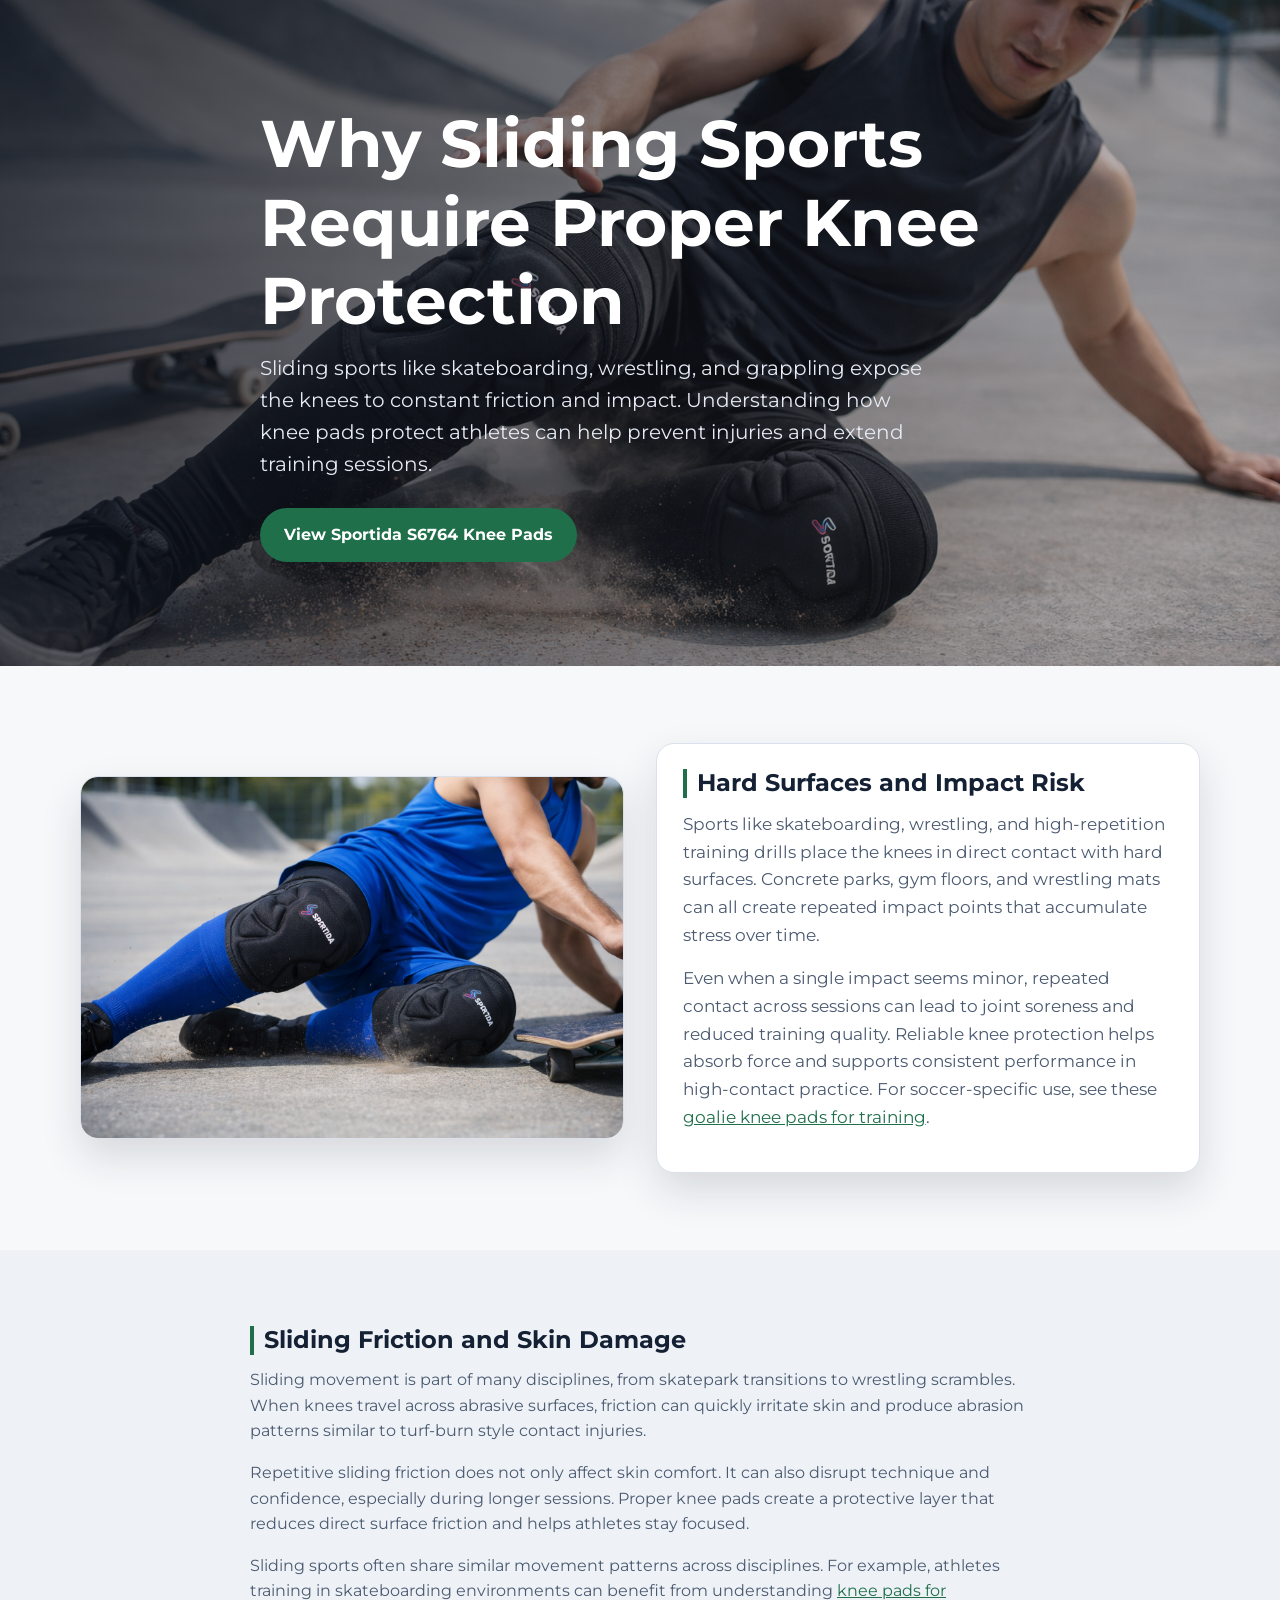
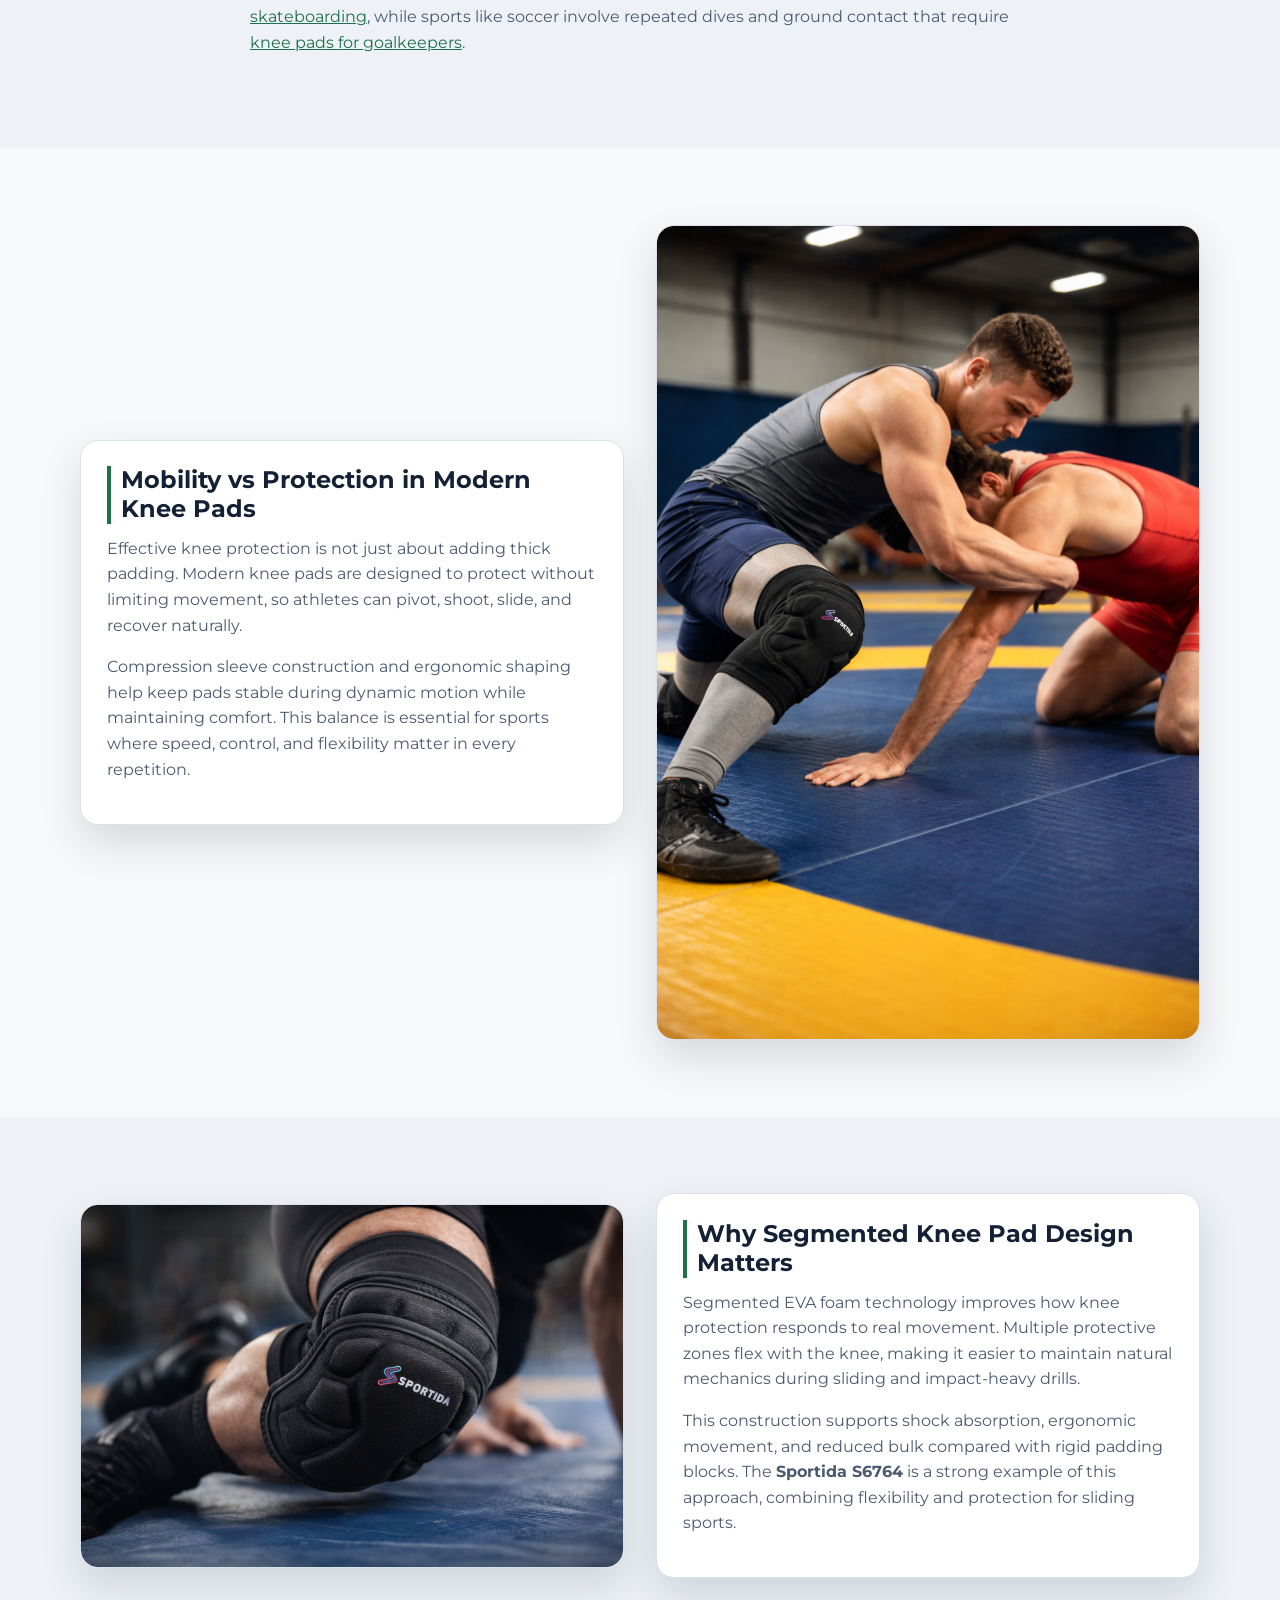
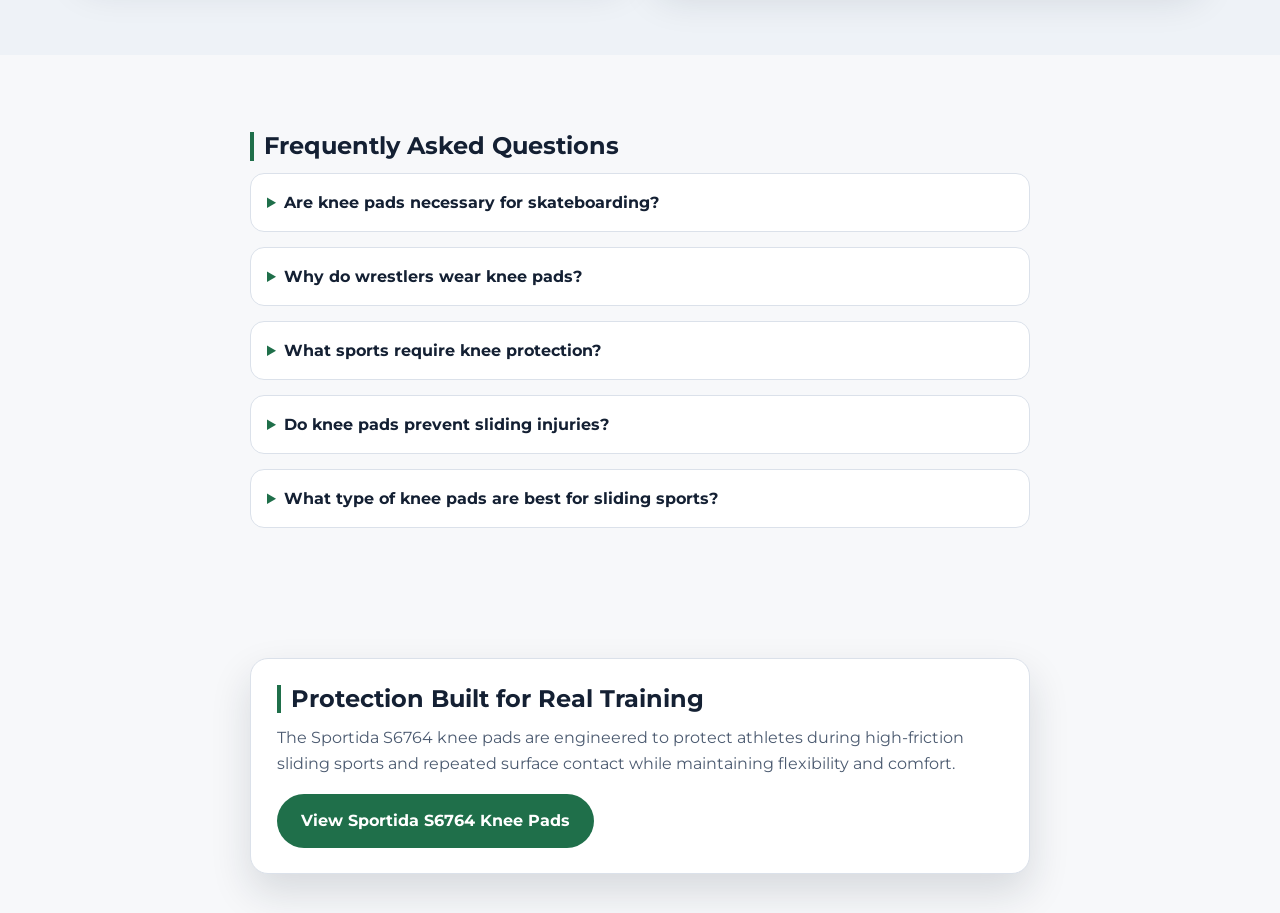
<file: knee-pads-for-sliding-sports/index.html>
<!doctype html>
<html lang="en-US">
  <head>
    <meta charset="UTF-8" />
    <meta name="viewport" content="width=device-width, initial-scale=1.0" />
    <meta name="geo.region" content="US" />
    <meta name="geo.placename" content="United States" />
    <meta name="language" content="English" />
    <meta http-equiv="content-language" content="en-US" />
    <title>Knee Pads for Sliding Sports | Skateboarding & Wrestling Protection | SPORTIDA</title>
    <meta
      name="description"
      content="Sliding sports like skateboarding and wrestling expose the knees to repeated impact and friction. Learn why knee protection matters and how modern knee pads reduce injury risk."
    />
    <meta
      name="keywords"
      content="knee pads for sliding sports, skateboarding knee pads, wrestling knee pads, sliding sports knee protection, impact knee pads, Sportida S6764"
    />
    <link rel="icon" type="image/png" href="https://sportida.store/s6764/images/Logo-Sportida.co.png" />
    <link rel="preconnect" href="https://fonts.googleapis.com" />
    <link rel="preconnect" href="https://fonts.gstatic.com" crossorigin />
    <link href="https://fonts.googleapis.com/css2?family=Montserrat:wght@400;500;600;700;800&display=swap" rel="stylesheet" />
    <meta property="og:title" content="Knee Pads for Sliding Sports | Skateboarding & Wrestling Protection | SPORTIDA" />
    <meta
      property="og:description"
      content="Sliding sports like skateboarding and wrestling expose the knees to repeated impact and friction. Learn why knee protection matters and how modern knee pads reduce injury risk."
    />
    <meta property="og:image" content="https://sportida.store/s6764/knee-pads-for-sliding-sports/images/skateboarder-sliding-knee-pad-impact-skatepark.png" />
    <meta property="og:url" content="https://sportida.store/s6764/knee-pads-for-sliding-sports/" />
    <meta property="og:type" content="article" />
    <script async src="https://www.googletagmanager.com/gtag/js?id=G-YGCLVE1E7B"></script>
    <script>
      window.dataLayer = window.dataLayer || [];
      function gtag() {
        dataLayer.push(arguments);
      }
      gtag("js", new Date());
      gtag("config", "G-YGCLVE1E7B");
    </script>
    <meta name="twitter:card" content="summary_large_image" />
    <meta name="twitter:title" content="Knee Pads for Sliding Sports | Skateboarding & Wrestling Protection | SPORTIDA" />
    <meta
      name="twitter:description"
      content="Sliding sports like skateboarding and wrestling expose the knees to repeated impact and friction. Learn why knee protection matters and how modern knee pads reduce injury risk."
    />
    <meta name="twitter:image" content="https://sportida.store/s6764/knee-pads-for-sliding-sports/images/skateboarder-sliding-knee-pad-impact-skatepark.png" />
    <link rel="stylesheet" href="../best-knee-pads-for-goalkeepers/css/styles.css" />
    <link rel="canonical" href="https://sportida.store/s6764/knee-pads-for-sliding-sports/" />
    <link rel="alternate" hreflang="en-us" href="https://sportida.store/s6764/knee-pads-for-sliding-sports/" />
    <link rel="alternate" hreflang="x-default" href="https://sportida.store/s6764/knee-pads-for-sliding-sports/" />
    <script type="application/ld+json">
      {
        "@context": "https://schema.org",
        "@type": "FAQPage",
        "mainEntity": [
          {
            "@type": "Question",
            "name": "Are knee pads necessary for skateboarding?",
            "acceptedAnswer": {
              "@type": "Answer",
              "text": "Knee pads are strongly recommended for skateboarding because falls and slides on concrete can create direct impact and abrasion. Proper knee protection helps reduce injury risk and improves confidence during progression."
            }
          },
          {
            "@type": "Question",
            "name": "Why do wrestlers wear knee pads?",
            "acceptedAnswer": {
              "@type": "Answer",
              "text": "Wrestlers wear knee pads to reduce stress from repeated kneeling, shooting, and mat contact. They help protect the knee from friction and impact while preserving freedom of movement."
            }
          },
          {
            "@type": "Question",
            "name": "What sports require knee protection?",
            "acceptedAnswer": {
              "@type": "Answer",
              "text": "Sports with frequent sliding, contact, or hard-surface falls often require knee protection, including skateboarding, wrestling, grappling, volleyball, and goalkeeper training."
            }
          },
          {
            "@type": "Question",
            "name": "Do knee pads prevent sliding injuries?",
            "acceptedAnswer": {
              "@type": "Answer",
              "text": "Knee pads can significantly reduce the severity of sliding injuries by absorbing impact and lowering friction against the surface. They are an important part of preventive training gear."
            }
          },
          {
            "@type": "Question",
            "name": "What type of knee pads are best for sliding sports?",
            "acceptedAnswer": {
              "@type": "Answer",
              "text": "The best knee pads for sliding sports combine flexible segmented EVA padding, breathable compression support, and a secure fit that stays in place during rapid movement."
            }
          }
        ]
      }
    </script>
    <script type="application/ld+json">
      {
        "@context": "https://schema.org",
        "@type": "Article",
        "headline": "Knee Pads for Sliding Sports | Skateboarding, Wrestling & Impact Protection",
        "description": "Sliding sports like skateboarding and wrestling expose the knees to repeated impact and friction. Learn why knee protection matters and how modern knee pads reduce injury risk.",
        "image": "https://sportida.store/s6764/images/goalkeeper-diving-save-protection.png",
        "author": {
          "@type": "Organization",
          "name": "SPORTIDA"
        },
        "publisher": {
          "@type": "Organization",
          "name": "SPORTIDA",
          "logo": {
            "@type": "ImageObject",
            "url": "https://sportida.store/s6764/images/Logo-Sportida.co.png"
          }
        },
        "mainEntityOfPage": {
          "@type": "WebPage",
          "@id": "https://sportida.store/s6764/knee-pads-for-sliding-sports/"
        },
        "datePublished": "2026-03-16",
        "dateModified": "2026-03-16"
      }
    </script>
    <style>
      .content-image {
        width: 100%;
        height: auto;
        border-radius: 16px;
        display: block;
      }
    </style>
  </head>
  <body>
    <header class="hero" role="banner" aria-label="Sliding Sports Knee Protection Hero Section">
      <img
        class="hero__bg"
        src="images/skateboarder-sliding-knee-pad-impact-skatepark.png"
        alt="skateboarder sliding on concrete wearing protective knee pads"
        loading="eager"
        fetchpriority="high"
        width="1920"
        height="1080"
      />
      <div class="hero__overlay"></div>
      <div class="container hero__content">
        <h1>Why Sliding Sports Require Proper Knee Protection</h1>
        <p class="hero__subtitle">
          Sliding sports like skateboarding, wrestling, and grappling expose the knees to constant friction and impact. Understanding how knee pads protect athletes can help prevent injuries and extend training sessions.
        </p>
        <a class="btn" href="https://sportida.store/s6764/" aria-label="View Sportida S6764 Knee Pads">View Sportida S6764 Knee Pads</a>
      </div>
    </header>

    <main>
      <section class="section section--intro" aria-labelledby="impact-risk-title">
        <div class="container split-grid">
          <figure class="media-card">
            <img
              src="images/knee-pad-ground-impact-protection-detail.png"
              alt="knee pad absorbing impact during skateboard fall on concrete"
              loading="lazy"
              width="1200"
              height="800"
              class="content-image"
            />
          </figure>
          <article class="content-card">
            <h2 id="impact-risk-title">Hard Surfaces and Impact Risk</h2>
            <p>
              Sports like skateboarding, wrestling, and high-repetition training drills place the knees in direct contact with hard surfaces. Concrete parks, gym floors, and wrestling mats can all create repeated impact points that accumulate stress over time.
            </p>
            <p>
              Even when a single impact seems minor, repeated contact across sessions can lead to joint soreness and reduced training quality. Reliable knee protection helps absorb force and supports consistent performance in high-contact practice. For soccer-specific use, see these <a href="https://sportida.store/s6764/goalie-knee-pads/">goalie knee pads for training</a>.
            </p>
          </article>
        </div>
      </section>

      <section class="section section--soft" aria-labelledby="friction-title">
        <div class="container narrow">
          <h2 id="friction-title">Sliding Friction and Skin Damage</h2>
          <p>
            Sliding movement is part of many disciplines, from skatepark transitions to wrestling scrambles. When knees travel across abrasive surfaces, friction can quickly irritate skin and produce abrasion patterns similar to turf-burn style contact injuries.
          </p>
          <p>
            Repetitive sliding friction does not only affect skin comfort. It can also disrupt technique and confidence, especially during longer sessions. Proper knee pads create a protective layer that reduces direct surface friction and helps athletes stay focused.
          </p>
          <p>
            Sliding sports often share similar movement patterns across disciplines.
            For example, athletes training in skateboarding environments can benefit from understanding
            <a href="https://sportida.store/s6764/best-knee-pads-for-skateboarding/">knee pads for skateboarding</a>,
            while sports like soccer involve repeated dives and ground contact that require
            <a href="https://sportida.store/s6764/best-knee-pads-for-goalkeepers/">knee pads for goalkeepers</a>.
          </p>
        </div>
      </section>

      <section class="section" aria-labelledby="mobility-protection-title">
        <div class="container split-grid split-grid--reverse">
          <article class="content-card">
            <h2 id="mobility-protection-title">Mobility vs Protection in Modern Knee Pads</h2>
            <p>
              Effective knee protection is not just about adding thick padding. Modern knee pads are designed to protect without limiting movement, so athletes can pivot, shoot, slide, and recover naturally.
            </p>
            <p>
              Compression sleeve construction and ergonomic shaping help keep pads stable during dynamic motion while maintaining comfort. This balance is essential for sports where speed, control, and flexibility matter in every repetition.
            </p>
          </article>
          <figure class="media-card">
            <img
              src="images/wrestling-grappling-knee-pad-protection.png"
              alt="wrestlers training with knee pads during grappling practice"
              loading="lazy"
              width="1200"
              height="800"
              class="content-image"
            />
          </figure>
        </div>
      </section>

      <section class="section section--soft" aria-labelledby="segmented-eva-title">
        <div class="container split-grid">
          <figure class="media-card">
            <img
              src="images/wrestling-knee-pad-impact-protection.png"
              alt="wrestling knee pad contacting mat surface close up"
              loading="lazy"
              width="1200"
              height="800"
              class="content-image"
            />
          </figure>
          <article class="content-card">
            <h2 id="segmented-eva-title">Why Segmented Knee Pad Design Matters</h2>
            <p>
              Segmented EVA foam technology improves how knee protection responds to real movement. Multiple protective zones flex with the knee, making it easier to maintain natural mechanics during sliding and impact-heavy drills.
            </p>
            <p>
              This construction supports shock absorption, ergonomic movement, and reduced bulk compared with rigid padding blocks. The <strong>Sportida S6764</strong> is a strong example of this approach, combining flexibility and protection for sliding sports.
            </p>
          </article>
        </div>
      </section>

      <section class="section" aria-labelledby="faq-title">
        <div class="container narrow">
          <h2 id="faq-title">Frequently Asked Questions</h2>
          <details class="faq-item">
            <summary>Are knee pads necessary for skateboarding?</summary>
            <p>Knee pads are strongly recommended for skateboarding because falls and slides on concrete can create direct impact and abrasion. Proper protection helps reduce injury risk and supports safer progression.</p>
          </details>
          <details class="faq-item">
            <summary>Why do wrestlers wear knee pads?</summary>
            <p>Wrestlers wear knee pads to reduce stress from repeated mat contact, kneeling, and explosive transitions. Knee pads help protect against friction while supporting mobility during training and competition.</p>
          </details>
          <details class="faq-item">
            <summary>What sports require knee protection?</summary>
            <p>Sports with frequent sliding, surface contact, or falls often require knee protection, including skateboarding, wrestling, grappling, volleyball, and goalkeeper training on turf or hard courts.</p>
          </details>
          <details class="faq-item">
            <summary>Do knee pads prevent sliding injuries?</summary>
            <p>Knee pads can reduce sliding injury severity by lowering friction and absorbing impact during contact. While no gear eliminates all risk, quality pads are a key protective layer for repeated training.</p>
          </details>
          <details class="faq-item">
            <summary>What type of knee pads are best for sliding sports?</summary>
            <p>The best options use segmented EVA padding, breathable compression fabric, and an ergonomic fit that stays secure. This combination helps deliver impact protection without restricting movement.</p>
          </details>
        </div>
      </section>

      <section class="section section--compact" aria-labelledby="cta-title">
        <div class="container narrow">
          <aside class="callout-box">
            <h2 id="cta-title">Protection Built for Real Training</h2>
            <p>
              The Sportida S6764 knee pads are engineered to protect athletes during high-friction sliding sports and repeated surface contact while maintaining flexibility and comfort.
            </p>
            <a class="btn" href="https://sportida.store/s6764/" aria-label="View Sportida S6764 Knee Pads">View Sportida S6764 Knee Pads</a>
          </aside>
        </div>
      </section>
    </main>
  </body>
</html>
</file>
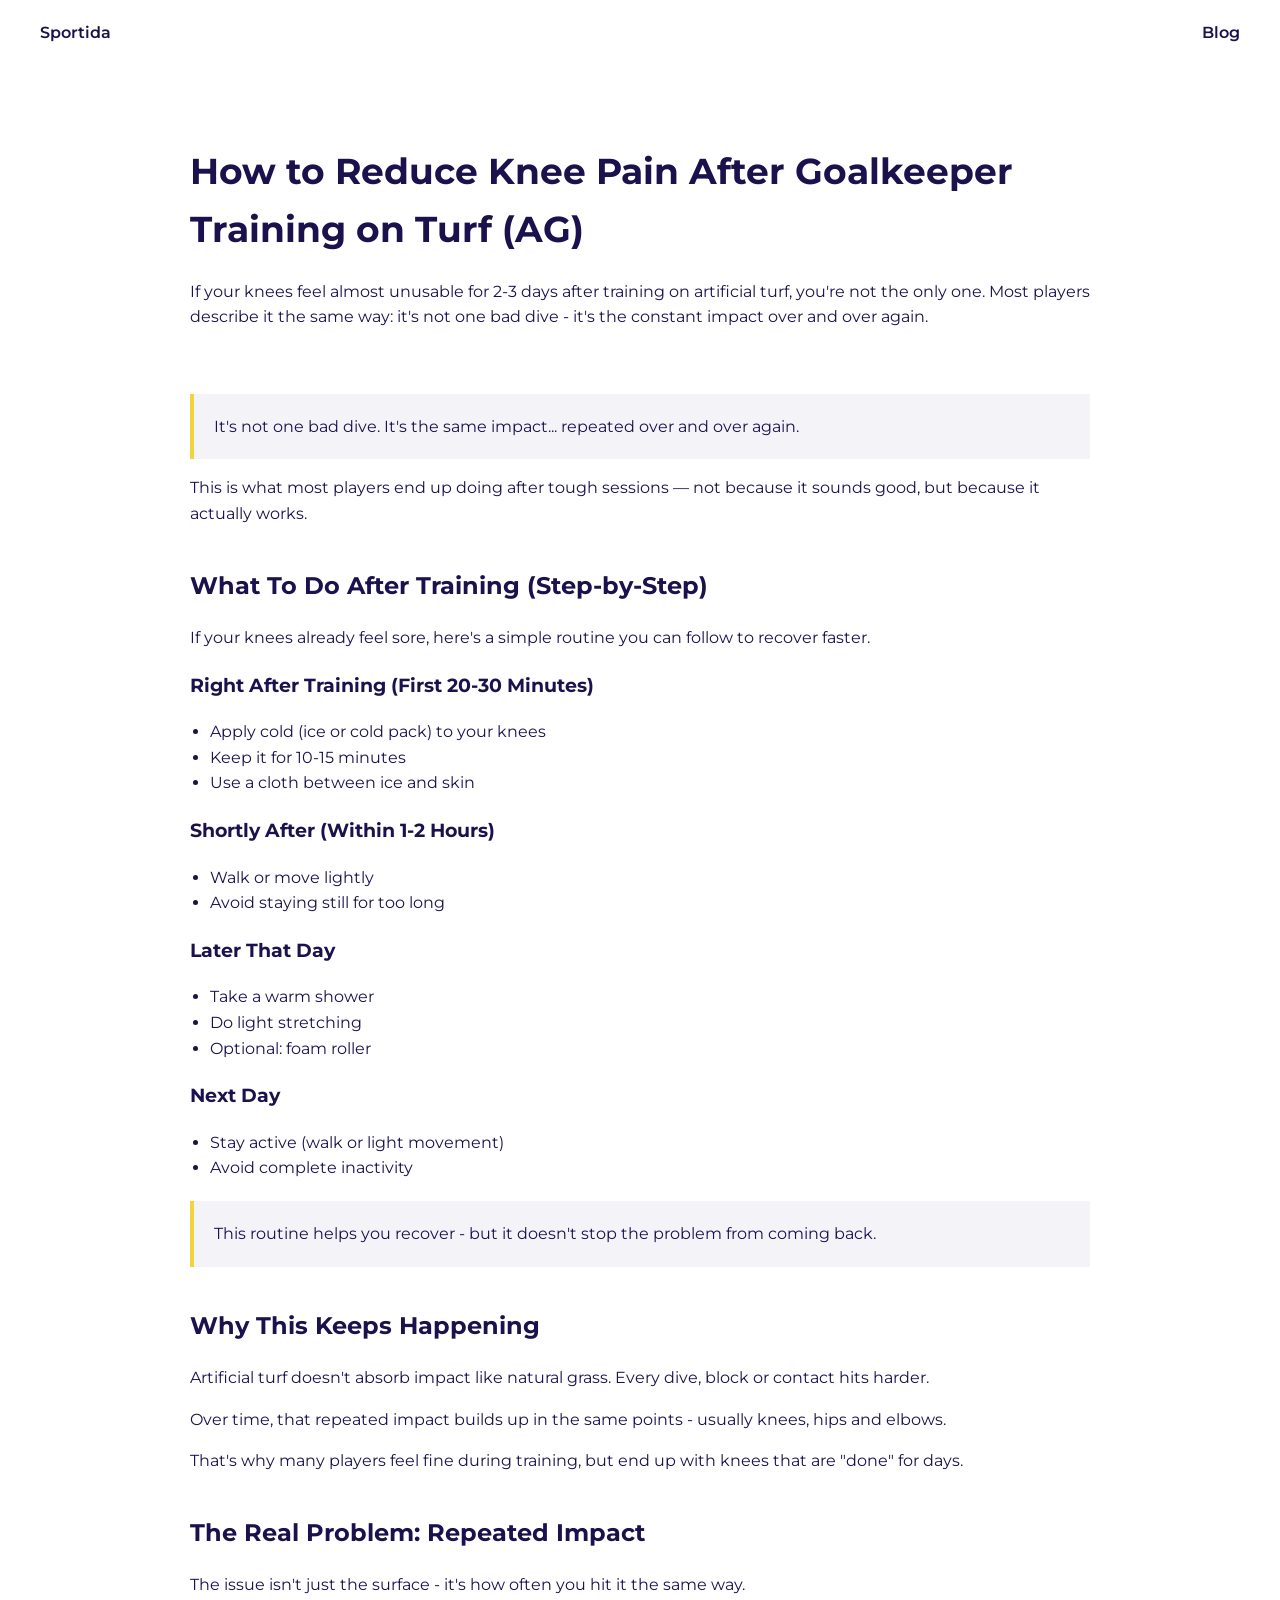
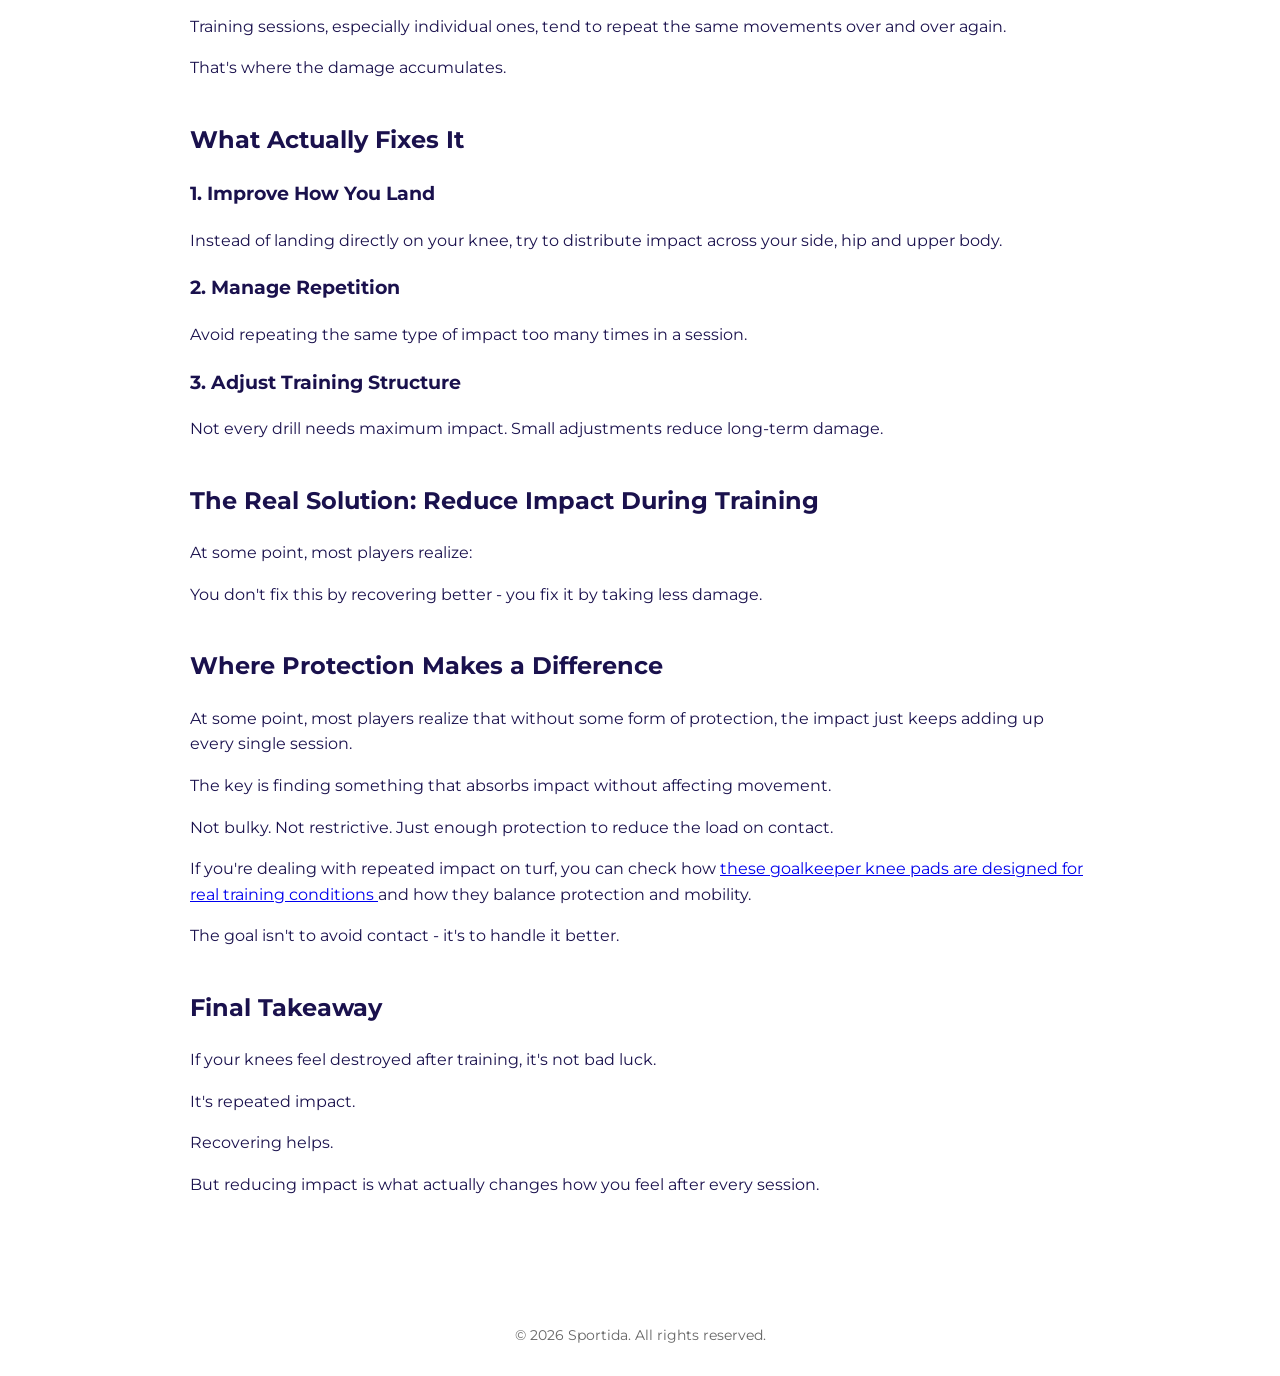
<file: blog/knee-pain-after-goalkeeper-training/index.html>
﻿<!DOCTYPE html>
<html lang="en">
<head>
  <meta charset="UTF-8">
  <meta name="viewport" content="width=device-width, initial-scale=1.0">

  <title>How to Reduce Knee Pain After Goalkeeper Training on Turf (AG)</title>
  <meta name="description" content="Real, practical ways to reduce knee pain and soreness after goalkeeper training on artificial turf. Learn what actually works and how to prevent it.">
  <!-- Google tag (gtag.js) -->
  <script async src="https://www.googletagmanager.com/gtag/js?id=G-FLVF09ZNHP"></script>
  <script>
    window.dataLayer = window.dataLayer || [];
    function gtag(){dataLayer.push(arguments);}
    gtag('js', new Date());

    gtag('config', 'G-FLVF09ZNHP');
  </script>

  <link href="https://fonts.googleapis.com/css2?family=Montserrat:wght@300;400;600;700&display=swap" rel="stylesheet">

  <style>
    body {
      font-family: 'Montserrat', sans-serif;
      margin: 0;
      background: #ffffff;
      color: #1a114d;
      line-height: 1.6;
    }

    header {
      padding: 20px 40px;
      display: flex;
      justify-content: space-between;
    }

    header a {
      text-decoration: none;
      color: #1a114d;
      font-weight: 600;
    }

    .hero {
      padding: 48px 20px 20px;
      max-width: 900px;
      margin: auto;
    }

    .hero h1 {
      font-size: 36px;
      margin-bottom: 20px;
    }

    .content {
      max-width: 900px;
      margin: auto;
      padding: 8px 20px 20px;
    }

    h2 {
      margin-top: 40px;
    }

    h3 {
      margin-top: 20px;
    }

    ul {
      padding-left: 20px;
    }

    .highlight {
      background: #f4f4f8;
      padding: 20px;
      border-left: 4px solid #F1D53C;
      margin: 20px 0 12px;
    }

    footer {
      margin-top: 60px;
      padding: 30px;
      text-align: center;
      font-size: 14px;
      color: #666;
    }
  </style>
</head>

<body>

<header>
  <a href="/">Sportida</a>
  <nav>
    <a href="/blog/">Blog</a>
  </nav>
</header>

<section class="hero">
  <h1>How to Reduce Knee Pain After Goalkeeper Training on Turf (AG)</h1>
  <p>
    If your knees feel almost unusable for 2-3 days after training on artificial turf, you're not the only one.
    Most players describe it the same way: it's not one bad dive - it's the constant impact over and over again.
  </p>
</section>

<section class="content">

<div class="highlight">
It's not one bad dive. It's the same impact... repeated over and over again.
</div>

<p>
This is what most players end up doing after tough sessions &mdash; not because it sounds good, but because it actually works.
</p>

<h2>What To Do After Training (Step-by-Step)</h2>

<p>
If your knees already feel sore, here's a simple routine you can follow to recover faster.
</p>

<h3>Right After Training (First 20-30 Minutes)</h3>
<ul>
  <li>Apply cold (ice or cold pack) to your knees</li>
  <li>Keep it for 10-15 minutes</li>
  <li>Use a cloth between ice and skin</li>
</ul>

<h3>Shortly After (Within 1-2 Hours)</h3>
<ul>
  <li>Walk or move lightly</li>
  <li>Avoid staying still for too long</li>
</ul>

<h3>Later That Day</h3>
<ul>
  <li>Take a warm shower</li>
  <li>Do light stretching</li>
  <li>Optional: foam roller</li>
</ul>

<h3>Next Day</h3>
<ul>
  <li>Stay active (walk or light movement)</li>
  <li>Avoid complete inactivity</li>
</ul>

<div class="highlight">
This routine helps you recover - but it doesn't stop the problem from coming back.
</div>

<h2>Why This Keeps Happening</h2>

<p>
Artificial turf doesn't absorb impact like natural grass. Every dive, block or contact hits harder.
</p>

<p>
Over time, that repeated impact builds up in the same points - usually knees, hips and elbows.
</p>

<p>
That's why many players feel fine during training, but end up with knees that are "done" for days.
</p>

<h2>The Real Problem: Repeated Impact</h2>

<p>
The issue isn't just the surface - it's how often you hit it the same way.
</p>

<p>
Training sessions, especially individual ones, tend to repeat the same movements over and over again.
</p>

<p>
That's where the damage accumulates.
</p>

<h2>What Actually Fixes It</h2>

<h3>1. Improve How You Land</h3>
<p>
Instead of landing directly on your knee, try to distribute impact across your side, hip and upper body.
</p>

<h3>2. Manage Repetition</h3>
<p>
Avoid repeating the same type of impact too many times in a session.
</p>

<h3>3. Adjust Training Structure</h3>
<p>
Not every drill needs maximum impact. Small adjustments reduce long-term damage.
</p>

<h2>The Real Solution: Reduce Impact During Training</h2>

<p>
At some point, most players realize:
</p>

<p>
You don't fix this by recovering better - you fix it by taking less damage.
</p>

<h2>Where Protection Makes a Difference</h2>

<p>
At some point, most players realize that without some form of protection, the impact just keeps adding up every single session.
</p>

<p>
The key is finding something that absorbs impact without affecting movement.
</p>

<p>
Not bulky. Not restrictive. Just enough protection to reduce the load on contact.
</p>

<p>
If you're dealing with repeated impact on turf, you can check how
<a href="https://sportida.store/s6764/goalie-knee-pads/" target="_blank" rel="noopener noreferrer">
these goalkeeper knee pads are designed for real training conditions
</a>
and how they balance protection and mobility.
</p>

<p>
The goal isn't to avoid contact - it's to handle it better.
</p>

<h2>Final Takeaway</h2>

<p>
If your knees feel destroyed after training, it's not bad luck.
</p>

<p>
It's repeated impact.
</p>

<p>
Recovering helps.
</p>

<p>
But reducing impact is what actually changes how you feel after every session.
</p>

</section>

<footer>
  &copy; 2026 Sportida. All rights reserved.
</footer>

</body>
</html>
</file>
<file: best-knee-pads-for-goalkeepers/css/styles.css>
:root {
  --bg: #f7f8fa;
  --surface: #ffffff;
  --text: #142033;
  --muted: #4b5a70;
  --primary: #1f6f4a;
  --primary-dark: #195d3e;
  --stroke: #dbe1ea;
  --radius: 18px;
  --shadow: 0 18px 40px rgba(20, 32, 51, 0.14);
}

* {
  box-sizing: border-box;
}

body {
  margin: 0;
  font-family: "Montserrat", "Segoe UI", "Helvetica Neue", Arial, sans-serif;
  color: var(--text);
  background: var(--bg);
  line-height: 1.6;
}

img {
  display: block;
  width: 100%;
  height: auto;
}

h1,
h2,
h3 {
  margin: 0 0 0.75rem;
  line-height: 1.2;
}

h2 {
  border-left: 4px solid var(--primary);
  padding-left: 0.65rem;
}

p {
  margin: 0 0 1rem;
  color: var(--muted);
}

a {
  color: var(--primary);
}

.container {
  width: min(1120px, 92%);
  margin: 0 auto;
}

.narrow {
  width: min(780px, 92%);
}

.section {
  padding: 4.8rem 0;
}

.section--compact {
  padding: 2.4rem 0;
}

.hero {
  position: relative;
  min-height: 74vh;
  display: grid;
  align-items: center;
}

.hero__bg {
  position: absolute;
  inset: 0;
  width: 100%;
  height: 100%;
  object-fit: cover;
}

.hero__overlay {
  position: absolute;
  inset: 0;
  background: linear-gradient(100deg, rgba(10, 16, 28, 0.75) 0%, rgba(10, 16, 28, 0.5) 45%, rgba(10, 16, 28, 0.2) 100%);
}

.hero__content {
  position: relative;
  z-index: 1;
  color: #ffffff;
  max-width: 760px;
}

.hero__content p {
  color: #e5eaf4;
}

.hero h1 {
  font-size: clamp(2rem, 5.4vw, 4.1rem);
}

.hero__subtitle {
  max-width: 680px;
  margin: 0 0 1.75rem;
  font-size: clamp(1rem, 2.1vw, 1.25rem);
}

.secondary-hero {
  position: relative;
  border-radius: var(--radius);
  overflow: hidden;
  min-height: clamp(300px, 48vw, 460px);
  box-shadow: var(--shadow);
  border: 1px solid var(--stroke);
}

.secondary-hero__bg {
  position: absolute;
  inset: 0;
  width: 100%;
  height: 100%;
  object-fit: cover;
}

.secondary-hero__overlay {
  position: absolute;
  inset: 0;
  background: linear-gradient(100deg, rgba(10, 16, 28, 0.72) 0%, rgba(10, 16, 28, 0.45) 52%, rgba(10, 16, 28, 0.12) 100%);
}

.secondary-hero__content {
  position: relative;
  z-index: 1;
  color: #ffffff;
  max-width: 700px;
  padding: clamp(1.4rem, 3vw, 2.5rem);
}

.secondary-hero__content h2 {
  border-left: 0;
  padding-left: 0;
  margin-bottom: 0.8rem;
  font-size: clamp(1.35rem, 3.1vw, 2.3rem);
}

.secondary-hero__content p {
  color: #e5eaf4;
  margin-bottom: 1.2rem;
}

.btn {
  display: inline-block;
  border: 0;
  border-radius: 999px;
  background: var(--primary);
  color: #ffffff;
  text-decoration: none;
  font-weight: 700;
  padding: 0.88rem 1.5rem;
  transition: transform 0.2s ease, background-color 0.2s ease;
}

.btn:hover,
.btn:focus-visible {
  background: var(--primary-dark);
  transform: translateY(-1px);
}

.section--intro p {
  font-size: 1.08rem;
}

.split-grid {
  display: grid;
  gap: 2rem;
  grid-template-columns: repeat(2, minmax(0, 1fr));
  align-items: center;
}

.split-grid--reverse .content-card {
  order: 1;
}

.split-grid--reverse .media-card {
  order: 2;
}

.media-card {
  margin: 0;
  border-radius: var(--radius);
  overflow: hidden;
  box-shadow: var(--shadow);
  border: 1px solid var(--stroke);
}

.content-card {
  background: var(--surface);
  padding: 1.6rem;
  border-radius: var(--radius);
  border: 1px solid var(--stroke);
  box-shadow: var(--shadow);
}

.section--soft {
  background: #eef2f7;
}

.feature-list,
.sport-list {
  margin: 0;
  padding-left: 1.2rem;
}

.callout-box {
  background: var(--surface);
  border: 1px solid var(--stroke);
  border-radius: var(--radius);
  box-shadow: var(--shadow);
  padding: 1.6rem;
}

.callout-box p {
  margin-bottom: 1.1rem;
}

.trust-list {
  list-style: none;
  margin: 0;
  padding: 0;
  display: grid;
  gap: 0.7rem;
  text-align: center;
}

.trust-list li {
  background: var(--surface);
  border: 1px solid var(--stroke);
  border-radius: 12px;
  padding: 0.85rem 1rem;
  font-weight: 600;
}

.trust-list li::before {
  content: "\2714 ";
  color: var(--primary);
}

.trust-title {
  text-align: center;
  margin-bottom: 1rem;
}

.faq-item {
  background: var(--surface);
  border: 1px solid var(--stroke);
  border-radius: 14px;
  padding: 1rem;
  margin-bottom: 0.9rem;
}

.faq-item p {
  margin: 0.8rem 0 0.2rem;
}

.faq-item summary {
  cursor: pointer;
  font-weight: 700;
  color: var(--text);
}

.faq-item summary::marker {
  color: var(--primary);
}

.cta {
  text-align: center;
  background: linear-gradient(130deg, #1f314f 0%, #2e4b79 100%);
}

.cta h2,
.cta p {
  color: #ffffff;
}

.btn--light {
  background: #ffffff;
  color: #142033;
}

.btn--light:hover,
.btn--light:focus-visible {
  background: #f2f5fb;
}

@media (max-width: 980px) {
  .split-grid {
    grid-template-columns: 1fr;
  }

  .split-grid--reverse .content-card,
  .split-grid--reverse .media-card {
    order: initial;
  }
}

@media (max-width: 680px) {
  .section {
    padding: 3.6rem 0;
  }

  .section--compact {
    padding: 2rem 0;
  }

  .hero {
    min-height: 76.0vh;
    align-items: end;
  }

  .hero__content {
    padding-bottom: 2.2rem;
  }

  .secondary-hero {
    min-height: 360px;
  }

  .content-card {
    padding: 1.2rem;
  }
}
</file>
<file: best-knee-pads-for-skateboarding/css/styles.css>
:root {
  --bg: #f7f8fa;
  --surface: #ffffff;
  --text: #142033;
  --muted: #4b5a70;
  --primary: #ff5a1f;
  --primary-dark: #de4b17;
  --stroke: #dbe1ea;
  --radius: 18px;
  --shadow: 0 18px 40px rgba(20, 32, 51, 0.14);
}

* {
  box-sizing: border-box;
}

body {
  margin: 0;
  font-family: "Montserrat", "Segoe UI", "Helvetica Neue", Arial, sans-serif;
  color: var(--text);
  background: var(--bg);
  line-height: 1.6;
}

img {
  display: block;
  width: 100%;
  height: auto;
}

h1,
h2,
h3 {
  margin: 0 0 0.75rem;
  line-height: 1.2;
}

p {
  margin: 0 0 1rem;
  color: var(--muted);
}

.container {
  width: min(1120px, 92%);
  margin: 0 auto;
}

.narrow {
  width: min(780px, 92%);
}

.section {
  padding: 4.8rem 0;
}

.section--compact {
  padding: 2.4rem 0;
}

.hero {
  position: relative;
  min-height: 74vh;
  display: grid;
  align-items: center;
}

.hero__bg {
  position: absolute;
  inset: 0;
  width: 100%;
  height: 100%;
  object-fit: cover;
}

.hero__overlay {
  position: absolute;
  inset: 0;
  background: linear-gradient(100deg, rgba(10, 16, 28, 0.75) 0%, rgba(10, 16, 28, 0.5) 45%, rgba(10, 16, 28, 0.2) 100%);
}

.hero__content {
  position: relative;
  z-index: 1;
  color: #ffffff;
  max-width: 760px;
}

.hero__content p {
  color: #e5eaf4;
}

.hero h1 {
  font-size: clamp(2rem, 5.4vw, 4.1rem);
}

.hero__subtitle {
  max-width: 680px;
  margin: 0 0 1.75rem;
  font-size: clamp(1rem, 2.1vw, 1.25rem);
}

.btn {
  display: inline-block;
  border: 0;
  border-radius: 999px;
  background: var(--primary);
  color: #ffffff;
  text-decoration: none;
  font-weight: 700;
  padding: 0.88rem 1.5rem;
  transition: transform 0.2s ease, background-color 0.2s ease;
}

.btn:hover,
.btn:focus-visible {
  background: var(--primary-dark);
  transform: translateY(-1px);
}

.section--intro p {
  font-size: 1.08rem;
}

.split-grid {
  display: grid;
  gap: 2rem;
  grid-template-columns: repeat(2, minmax(0, 1fr));
  align-items: center;
}

.split-grid--reverse .content-card {
  order: 1;
}

.split-grid--reverse .media-card {
  order: 2;
}

.media-card {
  margin: 0;
  border-radius: var(--radius);
  overflow: hidden;
  box-shadow: var(--shadow);
  border: 1px solid var(--stroke);
}

.content-card {
  background: var(--surface);
  padding: 1.6rem;
  border-radius: var(--radius);
  border: 1px solid var(--stroke);
  box-shadow: var(--shadow);
}

.section--soft {
  background: #eef2f7;
}

.feature-list,
.sport-list {
  margin: 0;
  padding-left: 1.2rem;
}

.callout-box {
  background: var(--surface);
  border: 1px solid var(--stroke);
  border-radius: var(--radius);
  box-shadow: var(--shadow);
  padding: 1.6rem;
}

.callout-box p {
  margin-bottom: 1.1rem;
}

.trust-list {
  list-style: none;
  margin: 0;
  padding: 0;
  display: grid;
  gap: 0.7rem;
  text-align: center;
}

.trust-list li {
  background: var(--surface);
  border: 1px solid var(--stroke);
  border-radius: 12px;
  padding: 0.85rem 1rem;
  font-weight: 600;
}

.trust-list li::before {
  content: "✔ ";
  color: #2f8f45;
}

.trust-title {
  text-align: center;
  margin-bottom: 1rem;
}

.faq-item {
  background: var(--surface);
  border: 1px solid var(--stroke);
  border-radius: 14px;
  padding: 1rem 1rem 0.2rem;
  margin-bottom: 0.9rem;
}

.faq-item p {
  margin-bottom: 0.8rem;
}

.cta {
  text-align: center;
  background: linear-gradient(130deg, #1f314f 0%, #2e4b79 100%);
}

.cta h2,
.cta p {
  color: #ffffff;
}

.btn--light {
  background: #ffffff;
  color: #142033;
}

.btn--light:hover,
.btn--light:focus-visible {
  background: #f2f5fb;
}

@media (max-width: 980px) {
  .split-grid {
    grid-template-columns: 1fr;
  }

  .split-grid--reverse .content-card,
  .split-grid--reverse .media-card {
    order: initial;
  }
}

@media (max-width: 680px) {
  .section {
    padding: 3.6rem 0;
  }

  .section--compact {
    padding: 2rem 0;
  }

  .hero {
    min-height: 76vh;
    align-items: end;
  }

  .hero__content {
    padding-bottom: 2.2rem;
  }

  .content-card {
    padding: 1.2rem;
  }
}
</file>
